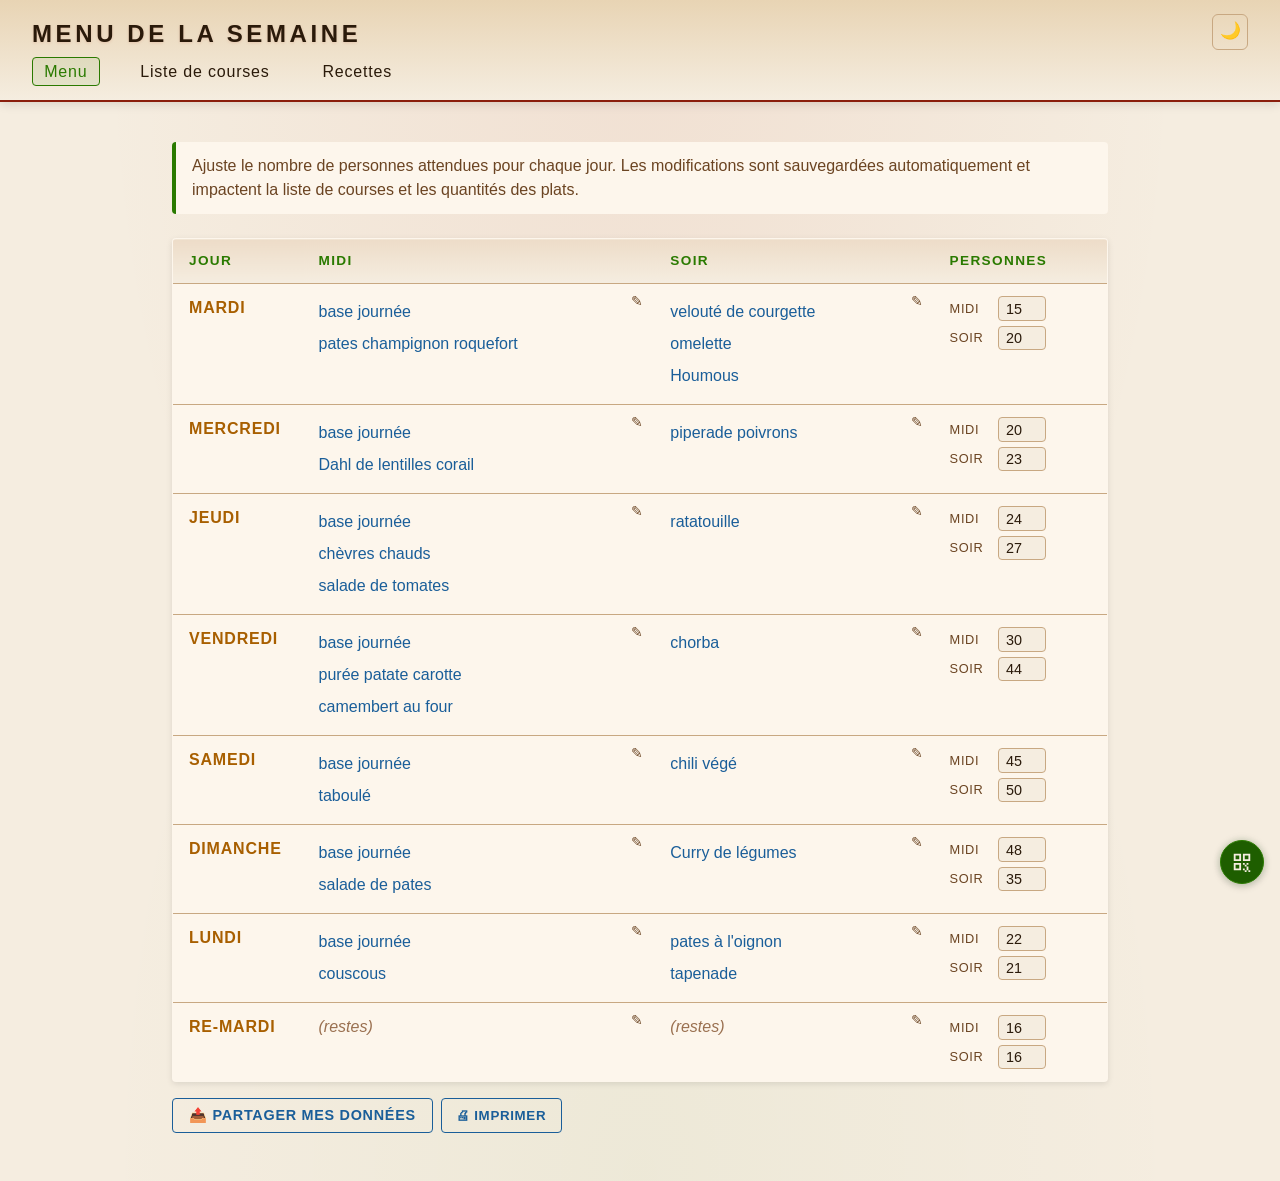
<file: index.html>
<!DOCTYPE html>
<html lang="fr">
<head>
  <meta charset="UTF-8" />
  <meta name="viewport" content="width=device-width, initial-scale=1.0" />
  <title>Menu de la semaine</title>
  <link rel="stylesheet" href="css/styles.css" />
  <script src="js/theme.js"></script>
</head>
<body>
  <header>
    <h1>Menu de la semaine</h1>
    <button id="theme-toggle" aria-label="Passer en mode clair" title="Mode clair">☀️</button>
    <button class="nav-toggle" aria-expanded="false" aria-controls="nav-menu" aria-label="Menu">☰</button>
    <nav id="nav-menu">
      <a href="index.html" class="active">Menu</a>
      <a href="courses.html">Liste de courses</a>
      <a href="recettes.html">Recettes</a>
    </nav>
  </header>

  <main>
    <p class="intro">
      Ajuste le nombre de personnes attendues pour chaque jour. Les modifications sont
      sauvegardées automatiquement et impactent la liste de courses et les quantités des plats.
    </p>

    <table id="menu-table">
      <thead>
        <tr>
          <th>Jour</th>
          <th>Midi</th>
          <th>Soir</th>
          <th>Personnes</th>
        </tr>
      </thead>
      <tbody></tbody>
    </table>

    <p id="error" class="error" hidden></p>
  </main>

  <script src="vendor/js-yaml.min.js"></script>
  <script src="vendor/qrcode.min.js"></script>
  <script src="js/parser.js"></script>
  <script src="js/store.js"></script>
  <script src="js/app.js"></script>
  <script src="schema/repas-schema.js"></script>
  <script src="js/yaml-validator.js"></script>
  <script src="js/yaml-import.js"></script>
  <script src="js/yaml-share.js"></script>
  <script src="js/yaml-merge.js"></script>
  <script src="js/shopping.js"></script>
  <script src="js/popover.js"></script>
  <script src="js/recipe.js"></script>
  <script src="js/print-menu.js"></script>
  <script src="js/menu.js"></script>
  <script src="js/qr.js"></script>
  <script src="js/nav.js"></script>
  <script>
    (async () => {
      try {
        if (window.YamlShare && YamlShare.applySharedYaml) {
          await YamlShare.applySharedYaml();
        }
      } catch (e) {
        console.warn('YamlShare init failed', e);
      }
      App.loadData()
        .then(Menu.renderMenu)
        .catch((err) => {
          const e = document.getElementById('error');
          e.hidden = false;
          e.textContent = 'Erreur de chargement : ' + err.message + ' (ouvre via un serveur HTTP, pas en file://)';
        });
    })();
  </script>
</body>
</html>
</file>
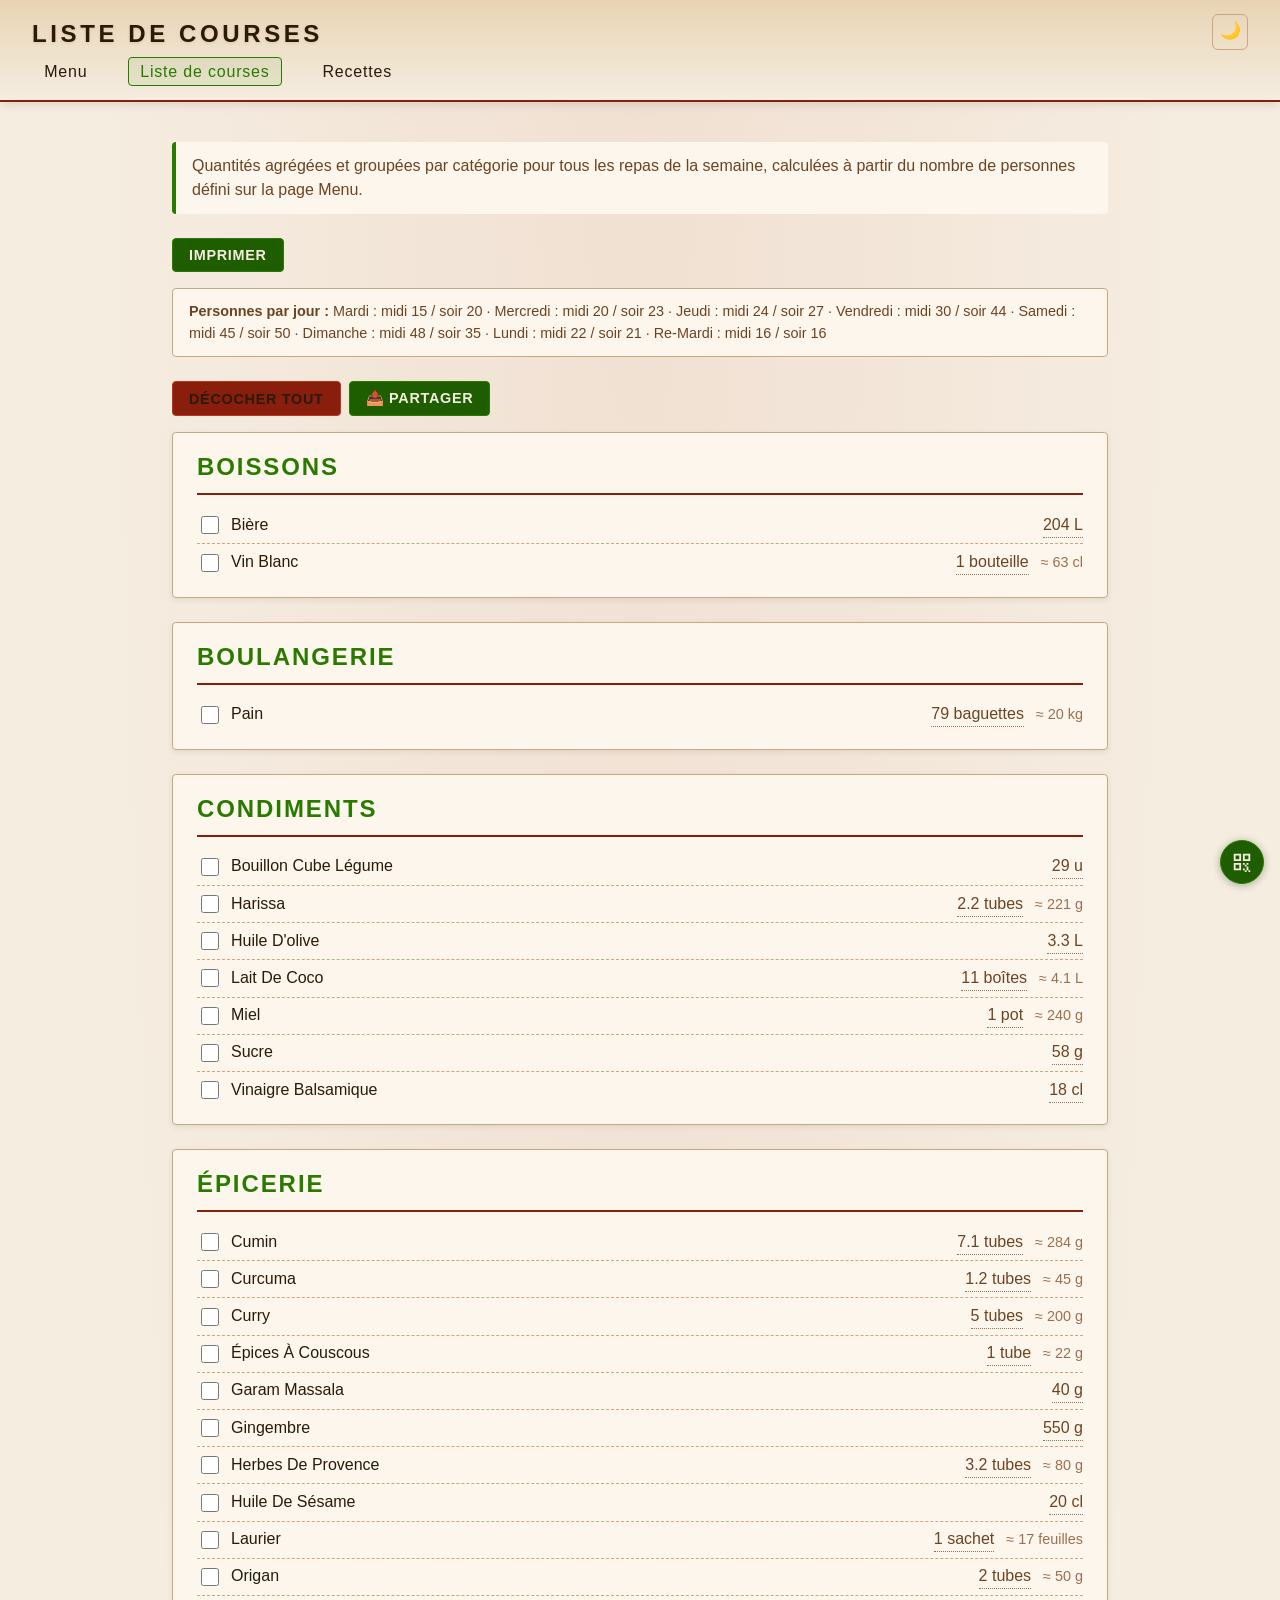
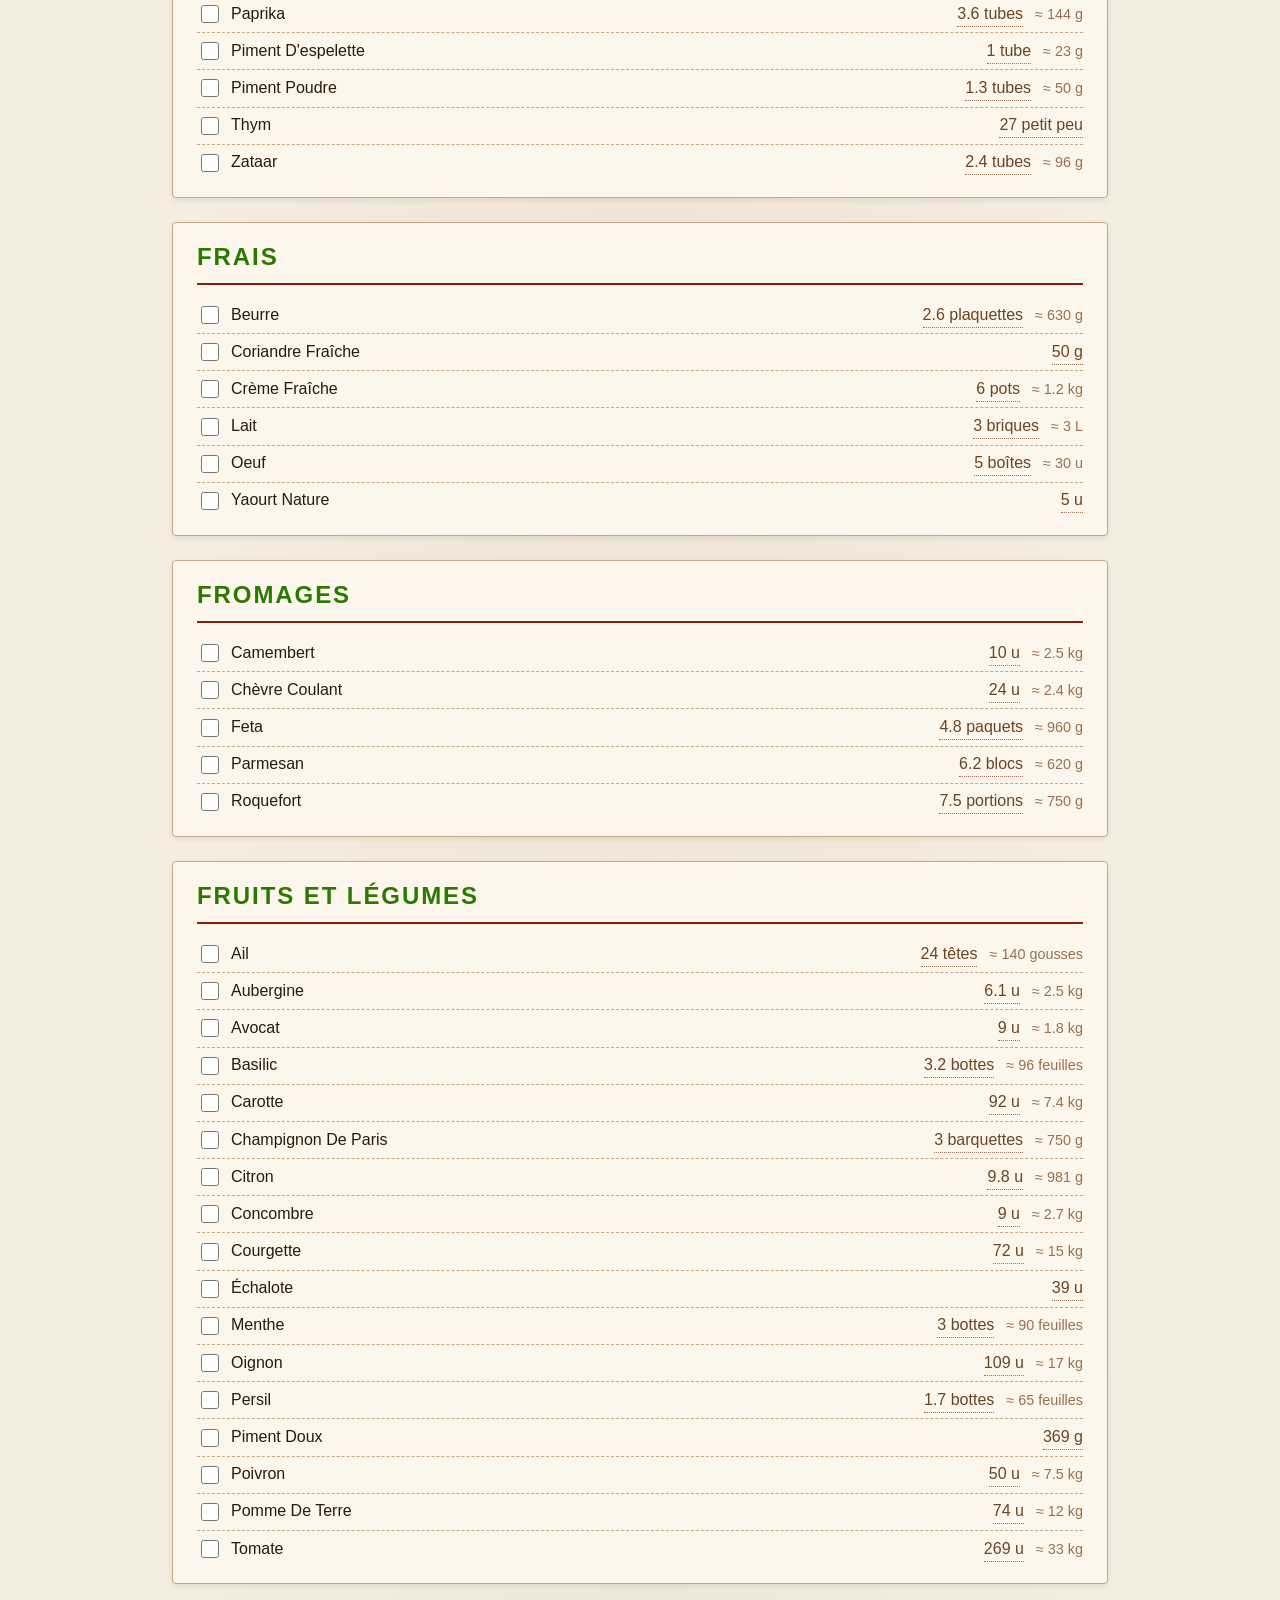
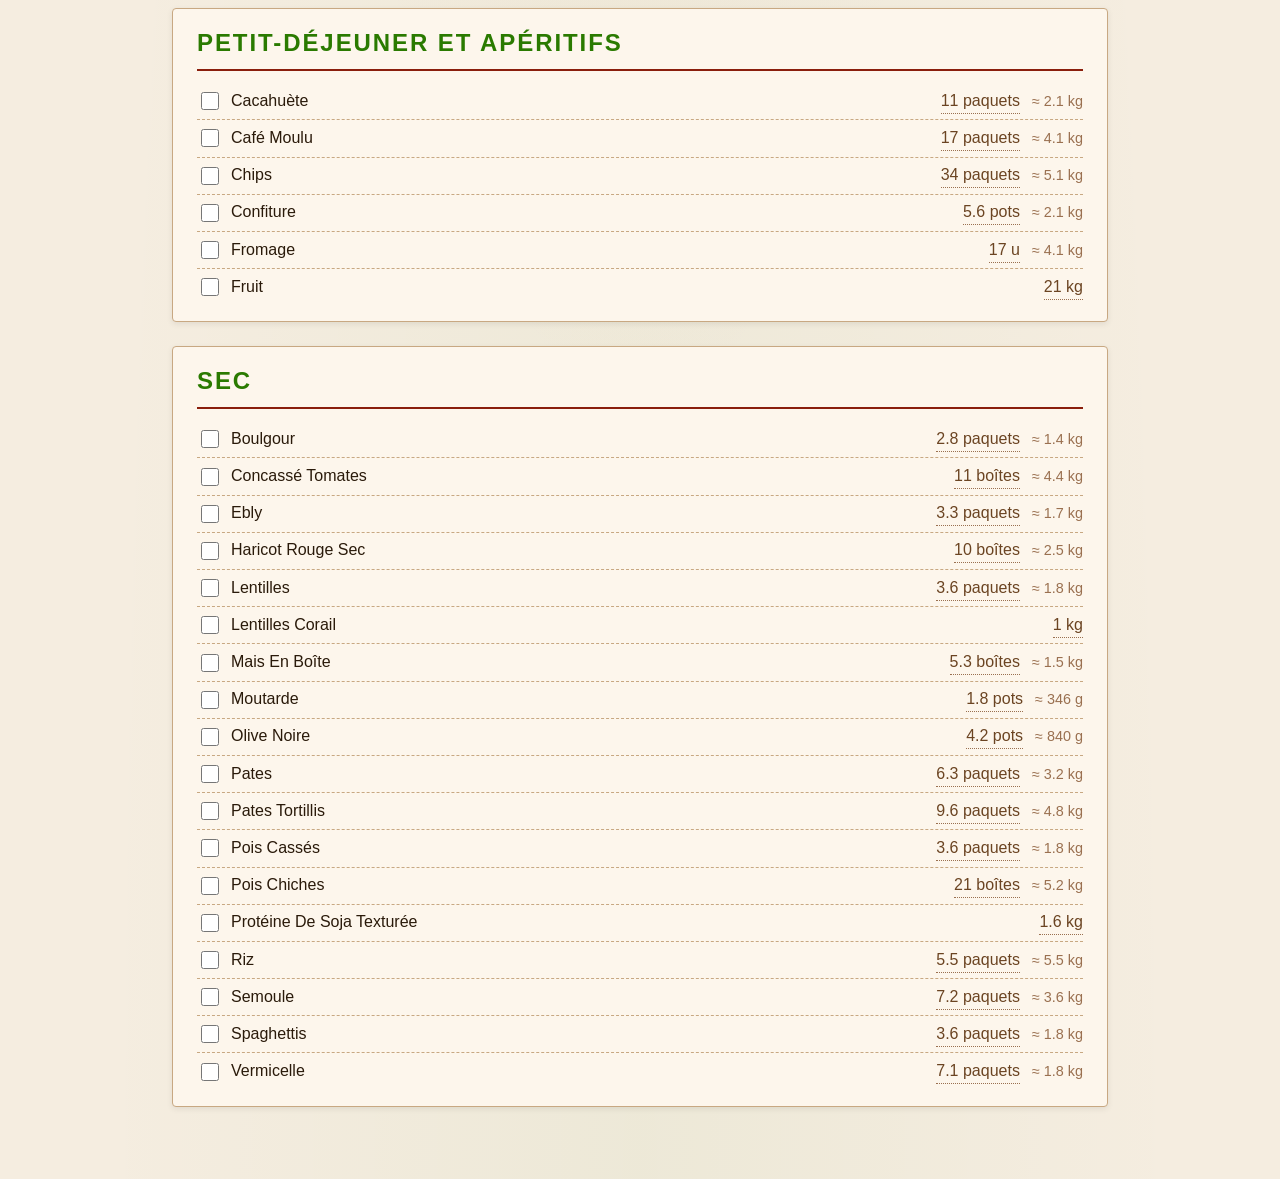
<file: courses.html>
<!DOCTYPE html>
<html lang="fr">
<head>
  <meta charset="UTF-8" />
  <meta name="viewport" content="width=device-width, initial-scale=1.0" />
  <title>Liste de courses</title>
  <link rel="stylesheet" href="css/styles.css" />
  <script src="js/theme.js"></script>
</head>
<body>
  <header>
    <h1>Liste de courses</h1>
    <button id="theme-toggle" aria-label="Passer en mode clair" title="Mode clair">☀️</button>
    <button class="nav-toggle" aria-expanded="false" aria-controls="nav-menu" aria-label="Menu">☰</button>
    <nav id="nav-menu">
      <a href="index.html">Menu</a>
      <a href="courses.html" class="active">Liste de courses</a>
      <a href="recettes.html">Recettes</a>
    </nav>
  </header>

  <main>
    <p class="intro">
      Quantités agrégées et groupées par catégorie pour tous les repas de la semaine,
      calculées à partir du nombre de personnes défini sur la page Menu.
    </p>
    <button id="print-btn" onclick="window.print()">Imprimer</button>
    <div id="courses-root"></div>
    <p id="error" class="error" hidden></p>
  </main>

  <script src="vendor/js-yaml.min.js"></script>
  <script src="vendor/qrcode.min.js"></script>
  <script src="js/parser.js"></script>
  <script src="js/store.js"></script>
  <script src="js/app.js"></script>
  <script src="js/shopping.js"></script>
  <script src="js/popover.js"></script>
  <script src="js/courses.js"></script>
  <script src="js/share.js"></script>
  <script src="js/yaml-validator.js"></script>
  <script src="js/yaml-import.js"></script>
  <script src="js/yaml-share.js"></script>
  <script src="js/yaml-merge.js"></script>
  <script src="js/qr.js"></script>
  <script src="js/nav.js"></script>
  <script>
    (async () => {
      if (window.Share) await Share.applySharedState();
      App.loadData()
        .then(Courses.renderCourses)
        .catch((err) => {
          const e = document.getElementById('error');
          e.hidden = false;
          e.textContent = 'Erreur de chargement : ' + err.message;
        });
    })();
  </script>
</body>
</html>
</file>
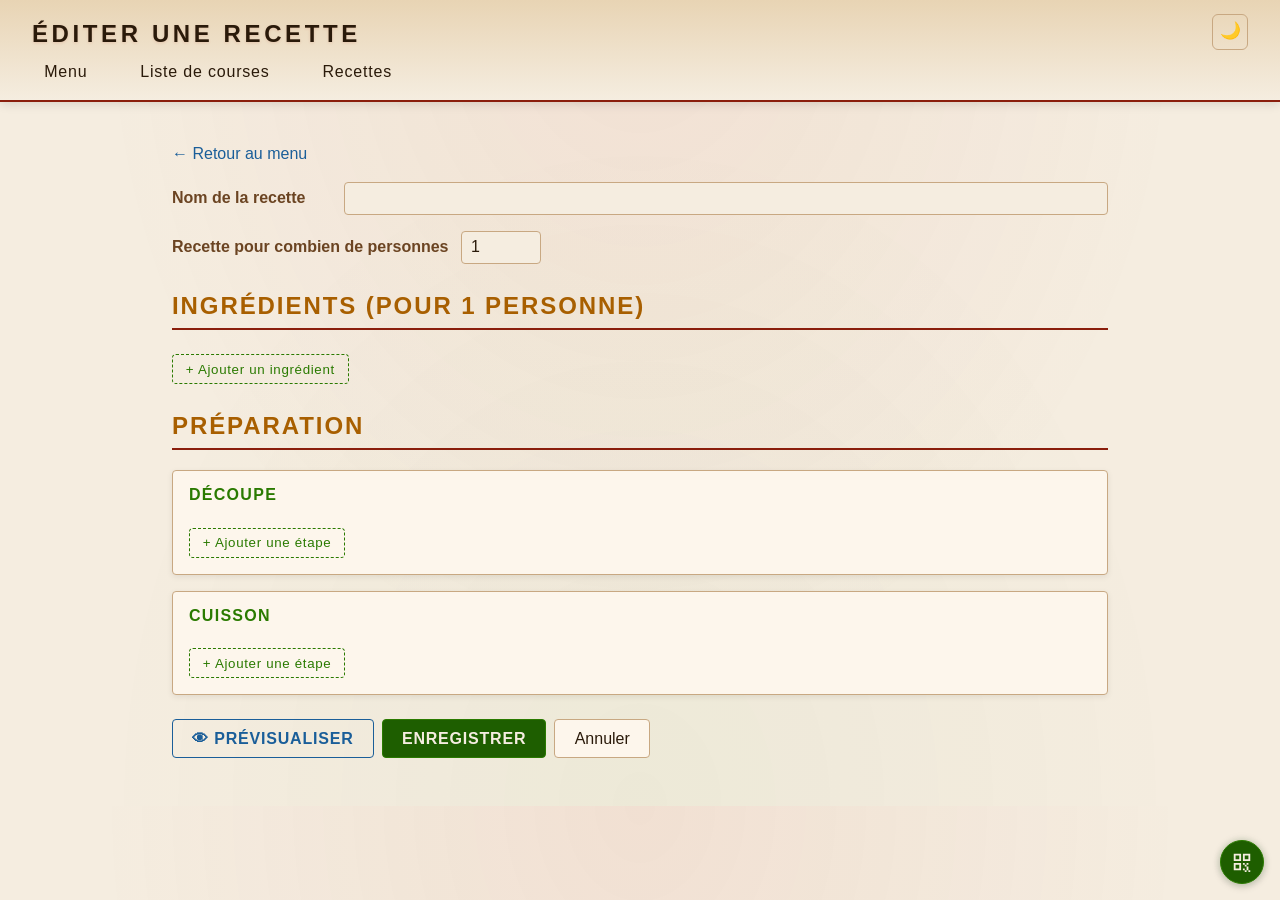
<file: editer-recette.html>
<!DOCTYPE html>
<html lang="fr">
<head>
  <meta charset="UTF-8" />
  <meta name="viewport" content="width=device-width, initial-scale=1.0" />
  <title>Éditer une recette</title>
  <link rel="stylesheet" href="css/styles.css" />
  <script src="js/theme.js"></script>
</head>
<body>
  <header>
    <h1>Éditer une recette</h1>
    <button id="theme-toggle" aria-label="Passer en mode clair" title="Mode clair">☀️</button>
    <button class="nav-toggle" aria-expanded="false" aria-controls="nav-menu" aria-label="Menu">☰</button>
    <nav id="nav-menu">
      <a href="index.html">Menu</a>
      <a href="courses.html">Liste de courses</a>
      <a href="recettes.html">Recettes</a>
    </nav>
  </header>

  <main>
    <p><a href="index.html" class="back-link" id="back-link">← Retour au menu</a></p>
    <div id="edit-root"></div>
    <p id="error" class="error" hidden></p>
  </main>

  <script src="vendor/js-yaml.min.js"></script>
  <script src="vendor/qrcode.min.js"></script>
  <script src="js/parser.js"></script>
  <script src="js/store.js"></script>
  <script src="js/app.js"></script>
  <script src="js/shopping.js"></script>
  <script src="js/popover.js"></script>
  <script src="js/new-ingr.js"></script>
  <script src="js/similar-recipe.js"></script>
  <script src="js/edit.js"></script>
  <script src="js/scan-recipe.js"></script>
  <script src="js/yaml-validator.js"></script>
  <script src="js/yaml-import.js"></script>
  <script src="js/yaml-share.js"></script>
  <script src="js/yaml-merge.js"></script>
  <script src="js/qr.js"></script>
  <script src="js/nav.js"></script>
  <script>
    App.loadData()
      .then(Edit.renderEdit)
      .catch((err) => {
        const e = document.getElementById('error');
        e.hidden = false;
        e.textContent = 'Erreur de chargement : ' + err.message;
      });
  </script>
</body>
</html>
</file>
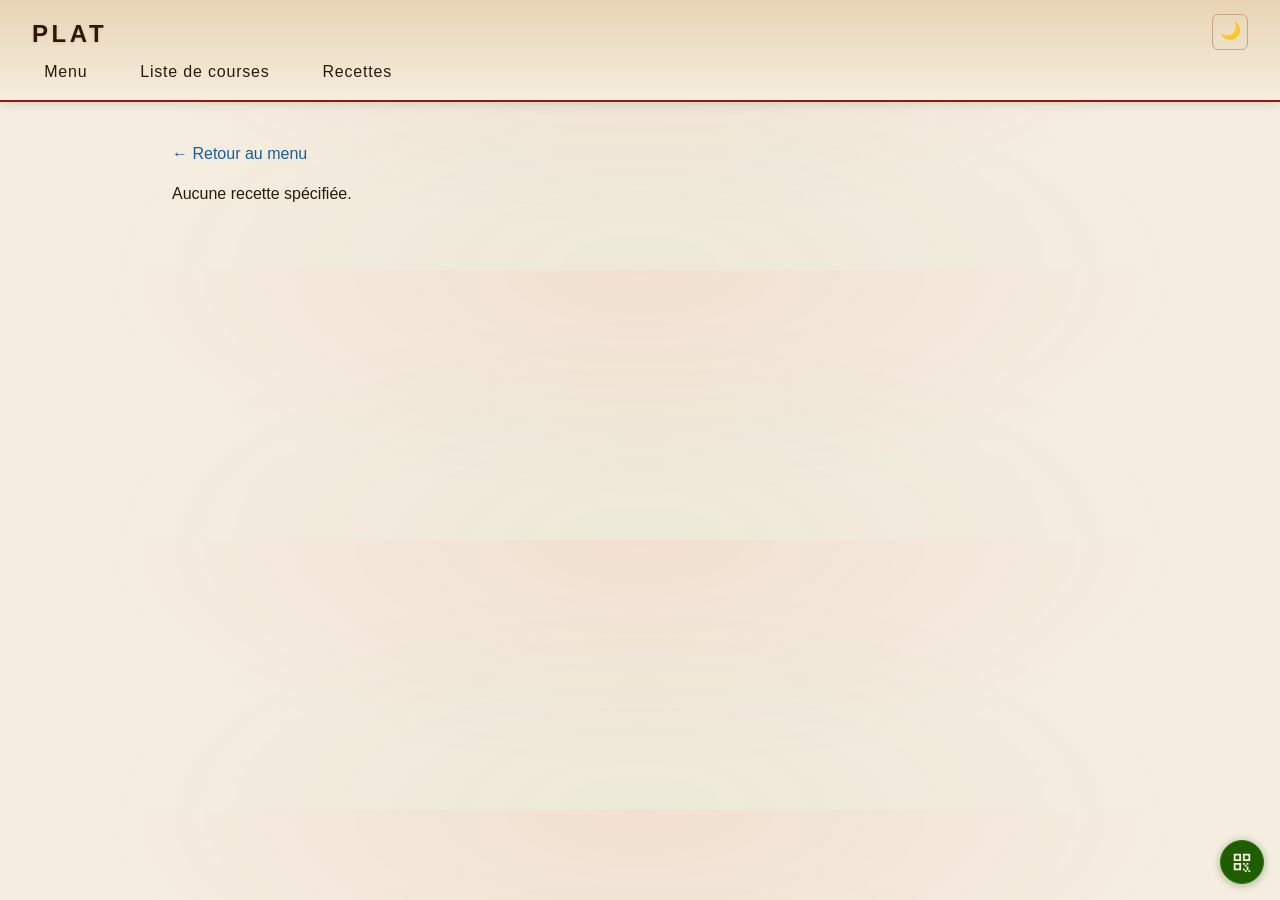
<file: recette.html>
<!DOCTYPE html>
<html lang="fr">
<head>
  <meta charset="UTF-8" />
  <meta name="viewport" content="width=device-width, initial-scale=1.0" />
  <title>Recette</title>
  <link rel="stylesheet" href="css/styles.css" />
  <script src="js/theme.js"></script>
</head>
<body>
  <header>
    <h1>Plat</h1>
    <button id="theme-toggle" aria-label="Passer en mode clair" title="Mode clair">☀️</button>
    <button class="nav-toggle" aria-expanded="false" aria-controls="nav-menu" aria-label="Menu">☰</button>
    <nav id="nav-menu">
      <a href="index.html">Menu</a>
      <a href="courses.html">Liste de courses</a>
      <a href="recettes.html">Recettes</a>
    </nav>
  </header>

  <main>
    <p><a href="index.html" class="back-link">← Retour au menu</a></p>
    <div id="recipe-root"></div>
    <p id="error" class="error" hidden></p>
  </main>

  <script src="vendor/js-yaml.min.js"></script>
  <script src="vendor/qrcode.min.js"></script>
  <script src="js/parser.js"></script>
  <script src="js/store.js"></script>
  <script src="js/app.js"></script>
  <script src="js/shopping.js"></script>
  <script src="js/popover.js"></script>
  <script src="js/recipe.js"></script>
  <script src="js/yaml-validator.js"></script>
  <script src="js/yaml-import.js"></script>
  <script src="js/yaml-share.js"></script>
  <script src="js/yaml-merge.js"></script>
  <script src="js/qr.js"></script>
  <script src="js/nav.js"></script>
  <script>
    App.loadData()
      .then(Recipe.renderRecipe)
      .catch((err) => {
        const e = document.getElementById('error');
        e.hidden = false;
        e.textContent = 'Erreur de chargement : ' + err.message;
      });
  </script>
</body>
</html>
</file>
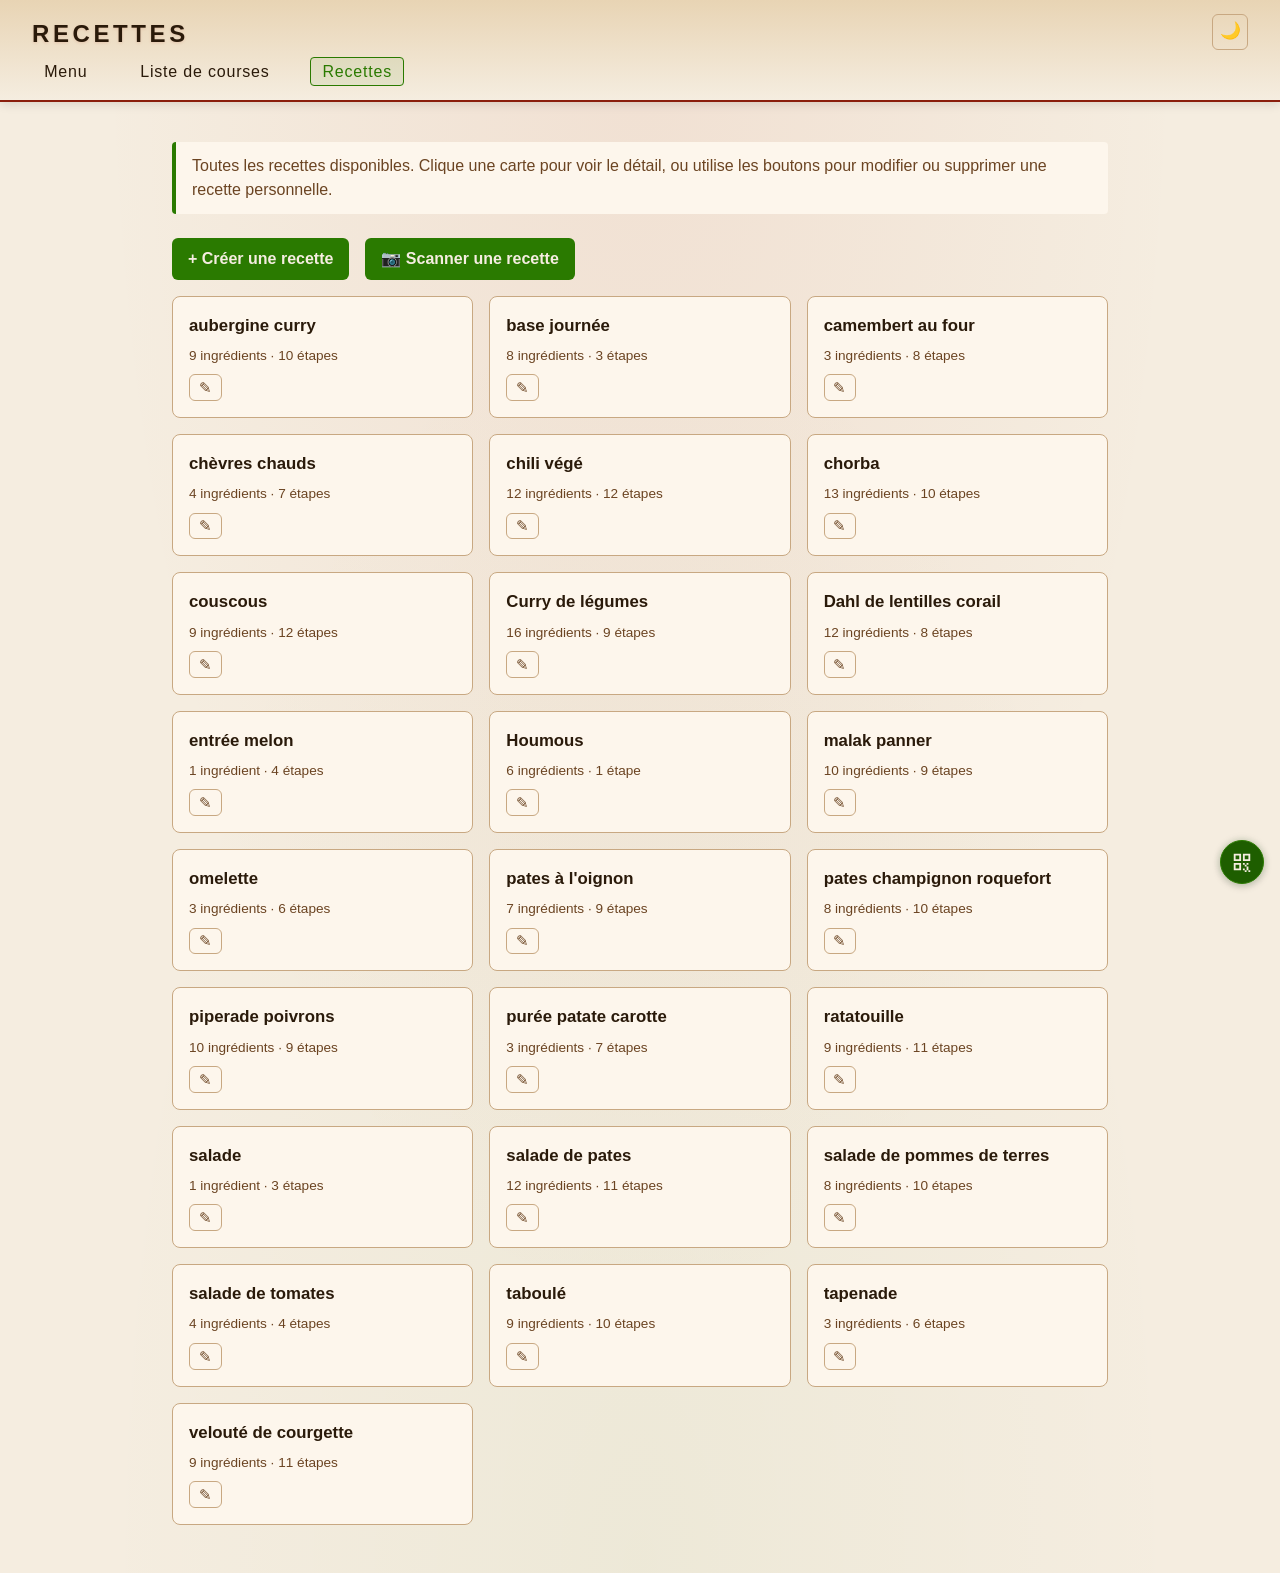
<file: recettes.html>
<!DOCTYPE html>
<html lang="fr">
<head>
  <meta charset="UTF-8" />
  <meta name="viewport" content="width=device-width, initial-scale=1.0" />
  <title>Recettes</title>
  <link rel="stylesheet" href="css/styles.css" />
  <script src="js/theme.js"></script>
</head>
<body>
  <header>
    <h1>Recettes</h1>
    <button id="theme-toggle" aria-label="Passer en mode clair" title="Mode clair">☀️</button>
    <button class="nav-toggle" aria-expanded="false" aria-controls="nav-menu" aria-label="Menu">☰</button>
    <nav id="nav-menu">
      <a href="index.html">Menu</a>
      <a href="courses.html">Liste de courses</a>
      <a href="recettes.html" class="active">Recettes</a>
    </nav>
  </header>

  <main>
    <p class="intro">
      Toutes les recettes disponibles. Clique une carte pour voir le détail, ou utilise les boutons pour modifier ou supprimer une recette personnelle.
    </p>

    <div id="recipes-actions">
      <button id="create-recipe-btn" type="button">+ Créer une recette</button>
      <button id="scan-recipe-btn" type="button">📷 Scanner une recette</button>
    </div>

    <div id="recipes-grid"></div>

    <p id="error" class="error" hidden></p>
  </main>

  <script src="vendor/js-yaml.min.js"></script>
  <script src="vendor/qrcode.min.js"></script>
  <script src="js/parser.js"></script>
  <script src="js/store.js"></script>
  <script src="js/app.js"></script>
  <script src="js/shopping.js"></script>
  <script src="js/popover.js"></script>
  <script src="js/recipes.js"></script>
  <script src="js/similar-recipe.js"></script>
  <script src="js/scan-recipe.js"></script>
  <script src="js/yaml-validator.js"></script>
  <script src="js/yaml-import.js"></script>
  <script src="js/yaml-share.js"></script>
  <script src="js/yaml-merge.js"></script>
  <script src="js/qr.js"></script>
  <script src="js/nav.js"></script>
  <script>
    App.loadData()
      .then(Recipes.render)
      .catch((err) => {
        const e = document.getElementById('error');
        e.hidden = false;
        e.textContent = 'Erreur de chargement : ' + err.message;
      });
  </script>
</body>
</html>
</file>
<file: css/styles.css>
/* styles.css : thème "Lozère Party" — fond sombre, vert néon, contours rouges */

:root {
  --lp-bg: #1a1410;
  --lp-bg-2: #251a14;
  --lp-surface: #2a201a;
  --lp-surface-2: #322620;
  --lp-border: #4a3a30;
  --lp-text: #ede4d3;
  --lp-text-dim: #a89684;
  --lp-text-mute: #7a6a5a;
  --lp-green: #7fff3a;
  --lp-green-glow: rgba(127, 255, 58, 0.55);
  --lp-green-dark: #3fa61a;
  --lp-red: #b8341c;
  --lp-red-dark: #7a1f10;
  --lp-red-glow: rgba(184, 52, 28, 0.5);
  --lp-blue: #6ec3ff;
  --lp-amber: #f9a825;
}

* {
  box-sizing: border-box;
}

html, body {
  overflow-x: clip;
  max-width: 100%;
}

body {
  font-family: -apple-system, BlinkMacSystemFont, "Segoe UI", Roboto, sans-serif;
  margin: 0;
  background:
    radial-gradient(ellipse at 50% 0%, rgba(184, 52, 28, 0.18), transparent 60%),
    radial-gradient(ellipse at 50% 100%, rgba(127, 255, 58, 0.08), transparent 60%),
    var(--lp-bg);
  background-attachment: fixed;
  color: var(--lp-text);
  line-height: 1.5;
}

header {
  background: linear-gradient(180deg, #0e0a07 0%, #1a1410 100%);
  color: var(--lp-text);
  padding: 1rem 2rem;
  position: relative;
  border-bottom: 2px solid var(--lp-red-dark);
  box-shadow: 0 2px 16px rgba(0, 0, 0, 0.6);
}

header h1 {
  margin: 0 0 0.5rem 0;
  font-size: 1.5rem;
  color: var(--lp-text);
  text-transform: uppercase;
  letter-spacing: 0.15em;
  font-weight: 800;
  -webkit-text-stroke: 1px var(--lp-red);
  text-shadow:
    0 0 8px var(--lp-red-glow),
    0 0 16px rgba(184, 52, 28, 0.3);
}

header nav a {
  color: var(--lp-text);
  text-decoration: none;
  margin-right: 1.5rem;
  padding: 0.3rem 0.7rem;
  border-radius: 4px;
  letter-spacing: 0.05em;
  font-weight: 500;
  border: 1px solid transparent;
  transition: all 0.15s;
}

header nav a.active,
header nav a:hover {
  background: rgba(127, 255, 58, 0.08);
  border-color: var(--lp-green);
  color: var(--lp-green);
  text-shadow: 0 0 6px var(--lp-green-glow);
}

.nav-toggle {
  display: none;
  position: absolute;
  top: 0.85rem;
  right: 1rem;
  width: 44px;
  height: 44px;
  background: transparent;
  border: 1px solid var(--lp-red);
  border-radius: 6px;
  color: var(--lp-text);
  font-size: 1.4rem;
  cursor: pointer;
  line-height: 1;
  padding: 0;
}

.nav-toggle:hover {
  background: rgba(184, 52, 28, 0.15);
  color: var(--lp-green);
}

.nav-toggle:focus-visible {
  outline: 2px solid var(--lp-green);
  outline-offset: 2px;
}

main {
  max-width: 1000px;
  margin: 0 auto;
  padding: 1.5rem 2rem 3rem 2rem;
}

.intro {
  background: var(--lp-surface);
  border-left: 4px solid var(--lp-green);
  padding: 0.75rem 1rem;
  margin-bottom: 1.5rem;
  border-radius: 4px;
  color: var(--lp-text-dim);
  box-shadow: 0 0 12px rgba(127, 255, 58, 0.08);
}

/* === Menu table === */
#menu-table {
  width: 100%;
  border-collapse: collapse;
  background: var(--lp-surface);
  box-shadow: 0 2px 8px rgba(0, 0, 0, 0.4);
  border-radius: 4px;
  overflow: hidden;
  border: 1px solid var(--lp-border);
}

#menu-table th,
#menu-table td {
  padding: 0.75rem 1rem;
  text-align: left;
  border-bottom: 1px solid var(--lp-border);
  vertical-align: top;
}

#menu-table th {
  background: linear-gradient(180deg, #1a1410 0%, #251a14 100%);
  font-weight: 700;
  color: var(--lp-green);
  font-size: 0.85rem;
  text-transform: uppercase;
  letter-spacing: 0.1em;
  text-shadow: 0 0 4px var(--lp-green-glow);
}

#menu-table tr:last-child td {
  border-bottom: none;
}

.day-cell {
  font-weight: 700;
  color: var(--lp-amber);
  white-space: nowrap;
  width: 130px;
  text-transform: uppercase;
  letter-spacing: 0.05em;
}

.recipe-link {
  display: block;
  color: var(--lp-blue);
  text-decoration: none;
  padding: 0.25rem 0;
}

.recipe-link:hover {
  text-decoration: underline;
  color: var(--lp-green);
}

.leftover {
  color: var(--lp-text-mute);
  font-style: italic;
}

.portions-slots {
  display: flex;
  flex-direction: column;
  gap: 0.3rem;
}

.portions-slot-row {
  display: flex;
  align-items: center;
  gap: 0.5rem;
}

.portions-slot-label {
  font-size: 0.8rem;
  color: var(--lp-text-dim);
  text-transform: uppercase;
  letter-spacing: 0.05em;
  min-width: 2.5rem;
}

.portions-input {
  width: 48px;
  padding: 0.2rem 0.3rem;
  border: 1px solid var(--lp-border);
  border-radius: 4px;
  font-size: 0.9rem;
  text-align: center;
  background: var(--lp-bg);
  color: var(--lp-text);
}

.portions-input:focus {
  outline: none;
  border-color: var(--lp-green);
  box-shadow: 0 0 0 2px var(--lp-green-glow);
}

/* === Shopping list === */
.portions-summary {
  background: var(--lp-surface);
  padding: 0.75rem 1rem;
  margin-bottom: 1.5rem;
  border-radius: 4px;
  font-size: 0.9rem;
  color: var(--lp-text-dim);
  border: 1px solid var(--lp-border);
}

.category {
  background: var(--lp-surface);
  margin-bottom: 1.5rem;
  padding: 1rem 1.5rem;
  border-radius: 4px;
  box-shadow: 0 2px 8px rgba(0, 0, 0, 0.4);
  border: 1px solid var(--lp-border);
  page-break-inside: avoid;
}

.category h2 {
  margin: 0 0 0.75rem 0;
  color: var(--lp-green);
  border-bottom: 2px solid var(--lp-red-dark);
  padding-bottom: 0.5rem;
  text-transform: uppercase;
  letter-spacing: 0.08em;
  text-shadow: 0 0 6px var(--lp-green-glow);
}

.shopping-list {
  list-style: none;
  padding: 0;
  margin: 0;
}

.shopping-list li {
  display: flex;
  align-items: center;
  padding: 0.35rem 0;
  border-bottom: 1px dashed var(--lp-border);
}

.shopping-list li:last-child {
  border-bottom: none;
}

.item-check {
  margin-right: 0.75rem;
  width: 18px;
  height: 18px;
  accent-color: var(--lp-green);
}

.shopping-list li.checked label {
  text-decoration: line-through;
  color: var(--lp-text-mute);
}

.shopping-list label {
  flex: 1;
  display: flex;
  justify-content: space-between;
  cursor: pointer;
}

.ingr-name {
  text-transform: capitalize;
}

.ingr-qty {
  color: var(--lp-text-dim);
  font-variant-numeric: tabular-nums;
  margin-left: 1rem;
}

.ingr-qtys {
  display: inline-flex;
  align-items: baseline;
  gap: 0.75rem;
  margin-left: 1rem;
}

.ingr-qtys .ingr-qty {
  margin-left: 0;
}

.ingr-qty-equiv {
  color: var(--lp-text-mute);
  font-size: 0.9em;
  font-variant-numeric: tabular-nums;
}

.ingr-qty.has-popover {
  cursor: pointer;
  border-bottom: 1px dotted var(--lp-text-mute);
}

.ingr-qty.has-popover:hover {
  color: var(--lp-green);
  border-bottom-color: var(--lp-green);
}

/* === Popover === */
.popover-backdrop {
  position: fixed;
  inset: 0;
  background: transparent;
  z-index: 999;
}

.qty-popover {
  position: absolute;
  z-index: 1000;
  background: var(--lp-surface-2);
  border: 1px solid var(--lp-border);
  border-radius: 6px;
  box-shadow: 0 8px 24px rgba(0, 0, 0, 0.6), 0 0 0 1px rgba(127, 255, 58, 0.1);
  padding: 0.75rem 1rem;
  min-width: 220px;
  max-width: 320px;
  font-size: 0.9rem;
  color: var(--lp-text);
}

.popover-title {
  font-weight: 700;
  text-transform: capitalize;
  color: var(--lp-green);
  margin-right: 1.5rem;
  text-shadow: 0 0 4px var(--lp-green-glow);
}

.popover-sub {
  font-size: 0.8rem;
  color: var(--lp-text-dim);
  margin-top: 0.15rem;
}

.popover-list {
  list-style: none;
  padding: 0;
  margin: 0.5rem 0 0 0;
}

.popover-section-title {
  margin-top: 0.75rem;
  padding-top: 0.5rem;
  border-top: 1px solid var(--lp-border);
  font-size: 0.8rem;
  font-weight: 700;
  color: var(--lp-amber);
  text-transform: uppercase;
  letter-spacing: 0.05em;
}

.popover-list li {
  padding: 0.2rem 0;
  font-variant-numeric: tabular-nums;
}

.popover-empty {
  margin-top: 0.5rem;
  color: var(--lp-text-mute);
  font-style: italic;
}

.popover-close {
  position: absolute;
  top: 0.25rem;
  right: 0.5rem;
  background: transparent;
  border: none;
  font-size: 1.3rem;
  line-height: 1;
  color: var(--lp-text-mute);
  cursor: pointer;
  padding: 0.1rem 0.4rem;
}

.popover-close:hover {
  color: var(--lp-red);
}

#print-btn {
  background: var(--lp-green-dark);
  color: var(--lp-bg);
  border: 1px solid var(--lp-green);
  padding: 0.5rem 1rem;
  border-radius: 4px;
  cursor: pointer;
  margin-bottom: 1rem;
  font-size: 0.9rem;
  font-weight: 700;
  letter-spacing: 0.05em;
  text-transform: uppercase;
  box-shadow: 0 0 8px var(--lp-green-glow);
}

#print-btn:hover {
  background: var(--lp-green);
  box-shadow: 0 0 12px var(--lp-green-glow);
}

#reset-btn {
  background: var(--lp-red-dark);
  color: var(--lp-text);
  border: 1px solid var(--lp-red);
  padding: 0.5rem 1rem;
  border-radius: 4px;
  cursor: pointer;
  margin: 0 0 1rem 0.5rem;
  font-size: 0.9rem;
  font-weight: 700;
  letter-spacing: 0.05em;
  text-transform: uppercase;
}

#reset-btn:hover {
  background: var(--lp-red);
  box-shadow: 0 0 8px var(--lp-red-glow);
}

.courses-actions {
  display: flex;
  flex-wrap: wrap;
  gap: 0.5rem;
  margin-bottom: 1rem;
}
.courses-actions #reset-btn {
  margin: 0;
}

#share-btn {
  background: var(--lp-green-dark);
  color: var(--lp-bg);
  border: 1px solid var(--lp-green);
  padding: 0.5rem 1rem;
  border-radius: 4px;
  cursor: pointer;
  font-size: 0.9rem;
  font-weight: 700;
  letter-spacing: 0.05em;
  text-transform: uppercase;
  box-shadow: 0 0 8px var(--lp-green-glow);
}
#share-btn:hover {
  background: var(--lp-green);
  box-shadow: 0 0 12px var(--lp-green-glow);
}

/* === Menu de partage custom (fallback hors HTTPS) === */
.share-menu-overlay {
  position: fixed;
  inset: 0;
  background: rgba(0, 0, 0, 0.7);
  display: flex;
  align-items: center;
  justify-content: center;
  z-index: 1000;
  padding: 1rem;
}
.share-menu {
  background: var(--lp-bg);
  border: 1px solid var(--lp-border);
  border-radius: 8px;
  padding: 1.25rem;
  max-width: 360px;
  width: 100%;
  box-shadow: 0 0 20px var(--lp-green-glow);
}
.share-menu h3 {
  margin: 0 0 1rem 0;
  color: var(--lp-text);
  font-size: 1.1rem;
  text-align: center;
  letter-spacing: 0.05em;
  text-transform: uppercase;
}
.share-menu-buttons {
  display: flex;
  flex-direction: column;
  gap: 0.5rem;
  margin-bottom: 1rem;
}
.share-menu-btn {
  background: var(--lp-green-dark);
  color: var(--lp-bg);
  border: 1px solid var(--lp-green);
  padding: 0.75rem 1rem;
  border-radius: 4px;
  cursor: pointer;
  font-size: 1rem;
  font-weight: 700;
  text-align: left;
  transition: background 0.15s ease, box-shadow 0.15s ease;
}
.share-menu-btn:hover {
  background: var(--lp-green);
  box-shadow: 0 0 8px var(--lp-green-glow);
}
.share-menu-close {
  width: 100%;
  background: transparent;
  color: var(--lp-text-mute);
  border: 1px solid var(--lp-border);
  padding: 0.5rem 1rem;
  border-radius: 4px;
  cursor: pointer;
  font-size: 0.9rem;
}
.share-menu-close:hover {
  color: var(--lp-text);
  border-color: var(--lp-text-mute);
}

.done-category h2 {
  color: var(--lp-text-mute);
  border-bottom-color: var(--lp-border);
  text-shadow: none;
}

.done-category .shopping-list li {
  opacity: 0.6;
}

.done-wrapper {
  margin-top: 2.5rem;
  padding-top: 1rem;
  border-top: 2px dashed var(--lp-border);
}

.done-title {
  color: var(--lp-text-mute);
  margin: 0 0 1rem 0;
  font-size: 1.1rem;
  text-transform: uppercase;
  letter-spacing: 0.1em;
}

/* === Recipe detail === */
.back-link {
  color: var(--lp-blue);
  text-decoration: none;
}

.back-link:hover {
  text-decoration: underline;
  color: var(--lp-green);
}

#recipe-root h1 {
  text-transform: uppercase;
  color: var(--lp-green);
  margin-bottom: 0.25rem;
  letter-spacing: 0.08em;
  -webkit-text-stroke: 1px var(--lp-red);
  text-shadow: 0 0 10px var(--lp-green-glow), 0 0 6px var(--lp-red-glow);
}

.recipe-subtitle {
  color: var(--lp-text-dim);
  font-size: 1.1rem;
  margin-top: 0;
  margin-bottom: 1.5rem;
}

#recipe-root h2 {
  color: var(--lp-amber);
  border-bottom: 2px solid var(--lp-red-dark);
  padding-bottom: 0.25rem;
  margin-top: 2rem;
  text-transform: uppercase;
  letter-spacing: 0.08em;
}

.ingredients-list {
  list-style: none;
  padding: 0;
  background: var(--lp-surface);
  border-radius: 4px;
  box-shadow: 0 2px 8px rgba(0, 0, 0, 0.4);
  border: 1px solid var(--lp-border);
}

.ingredients-list li {
  padding: 0.5rem 1rem;
  display: flex;
  justify-content: space-between;
  border-bottom: 1px dashed var(--lp-border);
}

.ingredients-list li:last-child {
  border-bottom: none;
}

.steps-list {
  background: var(--lp-surface);
  padding: 1rem 1rem 1rem 3rem;
  border-radius: 4px;
  box-shadow: 0 2px 8px rgba(0, 0, 0, 0.4);
  border: 1px solid var(--lp-border);
}

.steps-list li {
  padding: 0.6rem 0.5rem;
  border-bottom: 1px solid var(--lp-border);
  line-height: 1.6;
}

.steps-list li:last-child {
  border-bottom: none;
}

.no-steps {
  color: var(--lp-text-mute);
  font-style: italic;
}

.error:not(.yaml-issue) {
  background: #2a0d08;
  color: #ffd6cf;
  padding: 1rem 2.75rem 1rem 1rem;
  border-radius: 4px;
  border: 1px solid var(--lp-red);
  border-left: 4px solid var(--lp-red);
  box-shadow: 0 8px 24px rgba(0, 0, 0, 0.6);
  position: relative;
}
.error-close {
  position: absolute;
  top: 50%;
  right: 0.5rem;
  transform: translateY(-50%);
  background: transparent;
  border: none;
  color: #ffb3a8;
  font-size: 1.5rem;
  font-weight: bold;
  line-height: 1;
  cursor: pointer;
  padding: 0.15rem 0.5rem;
}
.error-close:hover { color: var(--lp-red); }

@media (max-width: 768px) {
  .error:not(.yaml-issue) {
    position: fixed;
    top: auto;
    bottom: 0.75rem;
    left: 0.75rem;
    right: 0.75rem;
    z-index: 1000;
  }
}

/* === Meal edit (✎ button + picker modal) === */
.meal-cell { position: relative; }

.recipe-list { display: block; padding-right: 32px; }

.edit-meal-btn {
  position: absolute;
  top: 0.25rem;
  right: 0.25rem;
  background: transparent;
  border: 1px solid transparent;
  border-radius: 4px;
  width: 26px;
  height: 26px;
  font-size: 0.9rem;
  color: var(--lp-text-dim);
  cursor: pointer;
  line-height: 1;
  padding: 0;
}

.edit-meal-btn:hover {
  border-color: var(--lp-green);
  color: var(--lp-green);
  background: rgba(127, 255, 58, 0.1);
}

.modal-backdrop {
  position: fixed;
  inset: 0;
  background: rgba(0, 0, 0, 0.7);
  z-index: 1000;
}

.modal {
  position: fixed;
  top: 50%;
  left: 50%;
  transform: translate(-50%, -50%);
  background: var(--lp-surface-2);
  border-radius: 8px;
  box-shadow: 0 10px 40px rgba(0, 0, 0, 0.7), 0 0 0 1px rgba(127, 255, 58, 0.15);
  border: 1px solid var(--lp-border);
  padding: 1.25rem 1.5rem;
  z-index: 1001;
  min-width: 320px;
  max-width: 90vw;
  max-height: 85vh;
  overflow-y: auto;
  color: var(--lp-text);
}

.picker-modal h3 {
  margin: 0 0 0.5rem 0;
  color: var(--lp-green);
  text-transform: uppercase;
  letter-spacing: 0.08em;
  text-shadow: 0 0 6px var(--lp-green-glow);
}

.picker-recipes {
  list-style: none;
  padding: 0;
  margin: 0 0 1rem 0;
}

.picker-recipes li {
  display: flex;
  align-items: center;
  justify-content: space-between;
  gap: 0.5rem;
  padding: 0.4rem 0.6rem;
  border-bottom: 1px solid var(--lp-border);
}

.picker-recipes li:first-child { border-top: 1px solid var(--lp-border); }

.picker-empty {
  color: var(--lp-text-mute);
  font-style: italic;
  justify-content: center !important;
}

.picker-recipe-name {
  background: transparent;
  border: none;
  padding: 0.1rem 0;
  margin: 0;
  font: inherit;
  color: var(--lp-blue);
  text-align: left;
  cursor: pointer;
  flex: 1;
  min-width: 0;
  text-decoration: underline;
  text-decoration-color: rgba(110, 195, 255, 0.3);
  text-underline-offset: 2px;
}

.picker-recipe-name:hover { color: var(--lp-green); text-decoration-color: var(--lp-green); }

.picker-remove {
  background: transparent;
  border: none;
  color: var(--lp-red);
  font-size: 1.1rem;
  cursor: pointer;
  padding: 0 0.3rem;
  line-height: 1;
}

.picker-remove:hover { color: #ff6650; }

.picker-add {
  width: 100%;
  padding: 0.5rem;
  border: 1px solid var(--lp-border);
  border-radius: 4px;
  margin-bottom: 1rem;
  font-size: 0.95rem;
  background: var(--lp-bg);
  color: var(--lp-text);
}

.picker-add:focus {
  outline: none;
  border-color: var(--lp-green);
  box-shadow: 0 0 0 2px var(--lp-green-glow);
}

.picker-actions {
  display: flex;
  flex-wrap: wrap;
  gap: 0.4rem;
  padding-top: 0.6rem;
  border-top: 1px solid var(--lp-border);
}

.picker-actions button {
  flex: 1;
  min-width: 100px;
  padding: 0.45rem 0.6rem;
  background: var(--lp-surface);
  color: var(--lp-text);
  border: 1px solid var(--lp-border);
  border-radius: 4px;
  cursor: pointer;
  font-size: 0.9rem;
}

.picker-actions button:hover { background: var(--lp-bg-2); border-color: var(--lp-green); color: var(--lp-green); }

.modal-close {
  position: absolute;
  top: 0.4rem;
  right: 0.6rem;
  background: transparent;
  border: none;
  font-size: 1.4rem;
  color: var(--lp-text-mute);
  cursor: pointer;
  line-height: 1;
}

.modal-close:hover { color: var(--lp-red); }

#menu-actions {
  margin-top: 1rem;
  display: flex;
  flex-wrap: wrap;
  gap: 0.5rem;
}

#menu-actions > button {
  max-width: 100%;
  white-space: normal;
  word-break: break-word;
}

#export-yaml-btn,
#import-yaml-btn,
#share-yaml-btn {
  background: transparent;
  color: var(--lp-blue);
  border: 1px solid var(--lp-blue);
  padding: 0.5rem 1rem;
  border-radius: 4px;
  cursor: pointer;
  font-size: 0.9rem;
  font-weight: 600;
  letter-spacing: 0.05em;
  text-transform: uppercase;
}

#export-yaml-btn:hover,
#import-yaml-btn:hover,
#share-yaml-btn:hover { background: rgba(110, 195, 255, 0.1); box-shadow: 0 0 8px rgba(110, 195, 255, 0.3); }

#reset-overrides-btn {
  background: transparent;
  color: var(--lp-amber);
  border: 1px solid var(--lp-amber);
  padding: 0.5rem 1rem;
  border-radius: 4px;
  cursor: pointer;
  font-size: 0.9rem;
  font-weight: 600;
  letter-spacing: 0.05em;
  text-transform: uppercase;
}

#reset-overrides-btn:hover { background: rgba(249, 168, 37, 0.1); box-shadow: 0 0 8px rgba(249, 168, 37, 0.3); }

/* === Edit recipe form === */
.per-person-banner {
  background: rgba(249, 168, 37, 0.1);
  border-left: 4px solid var(--lp-amber);
  color: var(--lp-amber);
  padding: 0.75rem 1rem;
  margin-bottom: 1.5rem;
  border-radius: 4px;
}

.edit-ctx {
  background: rgba(127, 255, 58, 0.08);
  border-left: 4px solid var(--lp-green);
  padding: 0.5rem 0.75rem;
  border-radius: 4px;
  margin: 0 0 1rem 0;
  color: var(--lp-text);
}

#edit-root h2 {
  color: var(--lp-amber);
  border-bottom: 2px solid var(--lp-red-dark);
  padding-bottom: 0.25rem;
  margin-top: 1.5rem;
  text-transform: uppercase;
  letter-spacing: 0.08em;
}

.edit-row {
  display: flex;
  align-items: center;
  gap: 0.75rem;
  margin: 0.5rem 0 1rem 0;
}

.edit-row label {
  min-width: 160px;
  font-weight: 600;
  color: var(--lp-text-dim);
}

.edit-row input[type="text"] {
  flex: 1;
  padding: 0.4rem 0.6rem;
  border: 1px solid var(--lp-border);
  border-radius: 4px;
  font-size: 1rem;
  background: var(--lp-bg);
  color: var(--lp-text);
}

.edit-row input[type="number"] {
  width: 5rem;
  padding: 0.4rem 0.6rem;
  border: 1px solid var(--lp-border);
  border-radius: 4px;
  font-size: 1rem;
  background: var(--lp-bg);
  color: var(--lp-text);
}

.edit-row input[type="text"]:focus,
.edit-row input[type="number"]:focus {
  outline: none;
  border-color: var(--lp-green);
  box-shadow: 0 0 0 2px var(--lp-green-glow);
}

.edit-hint {
  font-size: 0.85rem;
  color: var(--lp-text-mute);
  margin: 0.25rem 0 0.5rem 0;
}

#edit-ingr-list .ingr-row {
  display: grid;
  grid-template-columns: 1.5fr 0.6fr 0.6fr auto;
  gap: 0.5rem;
  margin-bottom: 0.4rem;
  align-items: center;
}

#edit-ingr-list .ingr-row input {
  padding: 0.35rem 0.5rem;
  border: 1px solid var(--lp-border);
  border-radius: 4px;
  font-size: 0.95rem;
  background: var(--lp-bg);
  color: var(--lp-text);
}

#edit-ingr-list .ingr-row .ingr-name-field {
  display: flex;
  flex-direction: column;
  gap: 0.3rem;
  min-width: 0;
}

#edit-ingr-list .ingr-row .ingr-name-select,
.new-ingr-type-select {
  padding: 0.35rem 0.5rem;
  border: 1px solid var(--lp-border);
  border-radius: 4px;
  font-size: 0.95rem;
  background: var(--lp-bg);
  color: var(--lp-text);
  min-width: 0;
}

#edit-ingr-list .ingr-row .ingr-name-select {
  width: 100%;
}

.ingr-del-btn {
  background: transparent;
  border: none;
  color: var(--lp-red);
  width: 30px;
  height: 30px;
  cursor: pointer;
  font-size: 1.1rem;
  line-height: 1;
  padding: 0 0.3rem;
}

.ingr-del-btn:hover {
  color: #ff6650;
}

.new-ingr-modal {
  max-width: min(520px, 95vw);
}

.new-ingr-title {
  margin: 0 0 0.75rem 0;
  font-size: 1.15rem;
  color: var(--lp-green);
  text-transform: uppercase;
  letter-spacing: 0.08em;
}

.new-ingr-form {
  display: flex;
  flex-direction: column;
  gap: 0.5rem;
}

.new-ingr-form input,
.new-ingr-form select {
  padding: 0.4rem 0.55rem;
  border: 1px solid var(--lp-border);
  border-radius: 4px;
  font-size: 0.95rem;
  background: var(--lp-bg);
  color: var(--lp-text);
}

.new-ingr-name {
  width: 100%;
}

.new-ingr-error {
  color: #ffb3a8;
  background: rgba(184, 52, 28, 0.15);
  border: 1px solid var(--lp-red);
  padding: 0.5rem 0.6rem;
  border-radius: 4px;
  margin: 0 0 0.5rem 0;
  font-size: 0.9rem;
}

.new-ingr-actions {
  display: flex;
  justify-content: flex-end;
  gap: 0.5rem;
  margin-top: 1rem;
}

.new-ingr-actions button {
  padding: 0.5rem 1rem;
  border-radius: 4px;
  border: 1px solid var(--lp-border);
  cursor: pointer;
  font-size: 0.95rem;
}

.new-ingr-actions .btn-primary {
  background: var(--lp-green-dark);
  color: var(--lp-bg);
  border-color: var(--lp-green);
  font-weight: 700;
}

.new-ingr-actions .btn-primary:hover { background: var(--lp-green); box-shadow: 0 0 8px var(--lp-green-glow); }

.new-ingr-actions .btn-secondary {
  background: var(--lp-surface);
  color: var(--lp-text);
}

.new-ingr-actions .btn-secondary:hover { background: var(--lp-bg-2); }

.conv-row {
  display: flex;
  align-items: center;
  gap: 0.4rem;
  font-size: 0.9rem;
  color: var(--lp-text-dim);
}

.conv-row[hidden] { display: none; }

.conv-row input { max-width: 100px; }

.add-row-btn {
  background: transparent;
  border: 1px dashed var(--lp-green);
  color: var(--lp-green);
  padding: 0.4rem 0.8rem;
  border-radius: 4px;
  cursor: pointer;
  margin-top: 0.3rem;
  letter-spacing: 0.05em;
}

.add-row-btn:hover { background: rgba(127, 255, 58, 0.08); box-shadow: 0 0 8px var(--lp-green-glow); }

#recipe-steps {
  width: 100%;
  padding: 0.5rem 0.75rem;
  border: 1px solid var(--lp-border);
  border-radius: 4px;
  font-size: 0.95rem;
  font-family: inherit;
  resize: vertical;
  background: var(--lp-bg);
  color: var(--lp-text);
}

.edit-actions {
  margin-top: 1.5rem;
  display: flex;
  gap: 0.5rem;
  flex-wrap: wrap;
}

.save-btn {
  background: var(--lp-green-dark);
  color: var(--lp-bg);
  border: 1px solid var(--lp-green);
  padding: 0.6rem 1.2rem;
  border-radius: 4px;
  cursor: pointer;
  font-size: 1rem;
  font-weight: 700;
  letter-spacing: 0.05em;
  text-transform: uppercase;
  box-shadow: 0 0 8px var(--lp-green-glow);
}

.save-btn:hover { background: var(--lp-green); box-shadow: 0 0 14px var(--lp-green-glow); }

.cancel-btn {
  background: var(--lp-surface);
  color: var(--lp-text);
  border: 1px solid var(--lp-border);
  padding: 0.6rem 1.2rem;
  border-radius: 4px;
  cursor: pointer;
  font-size: 1rem;
}

.cancel-btn:hover { background: var(--lp-bg-2); border-color: var(--lp-text-dim); }

.delete-btn {
  background: var(--lp-red-dark);
  color: var(--lp-text);
  border: 1px solid var(--lp-red);
  padding: 0.6rem 1.2rem;
  border-radius: 4px;
  cursor: pointer;
  font-size: 1rem;
  margin-left: auto;
  font-weight: 700;
  letter-spacing: 0.05em;
  text-transform: uppercase;
}

.delete-btn:hover { background: var(--lp-red); box-shadow: 0 0 10px var(--lp-red-glow); }

/* === Edit recipe : steps blocks === */
.steps-section {
  background: var(--lp-surface);
  border-radius: 4px;
  box-shadow: 0 2px 8px rgba(0, 0, 0, 0.4);
  border: 1px solid var(--lp-border);
  padding: 0.75rem 1rem 1rem 1rem;
  margin-bottom: 1rem;
}

.steps-section h3 {
  margin: 0 0 0.5rem 0;
  color: var(--lp-green);
  font-size: 1rem;
  text-transform: uppercase;
  letter-spacing: 0.08em;
  text-shadow: 0 0 4px var(--lp-green-glow);
}

.edit-steps-list {
  display: flex;
  flex-direction: column;
  gap: 0.35rem;
  margin-bottom: 0.5rem;
}

.step-row {
  display: flex;
  align-items: center;
  gap: 0.5rem;
}

.step-num {
  min-width: 1.8rem;
  text-align: right;
  color: var(--lp-text-mute);
  font-variant-numeric: tabular-nums;
}

.step-input {
  flex: 1;
  padding: 0.4rem 0.6rem;
  border: 1px solid var(--lp-border);
  border-radius: 4px;
  font-size: 0.95rem;
  background: var(--lp-bg);
  color: var(--lp-text);
}

.ingr-unit-select {
  padding: 0.35rem 0.4rem;
  border: 1px solid var(--lp-border);
  border-radius: 4px;
  font-size: 0.95rem;
  background: var(--lp-bg);
  color: var(--lp-text);
}

.preview-btn {
  background: transparent;
  color: var(--lp-blue);
  border: 1px solid var(--lp-blue);
  padding: 0.6rem 1.2rem;
  border-radius: 4px;
  cursor: pointer;
  font-size: 1rem;
  font-weight: 600;
  letter-spacing: 0.05em;
  text-transform: uppercase;
}

.preview-btn:hover { background: rgba(110, 195, 255, 0.1); box-shadow: 0 0 10px rgba(110, 195, 255, 0.3); }

.preview-modal {
  width: min(800px, 92vw);
  padding: 1.5rem 2rem;
}

.preview-modal #preview-root h1 {
  text-transform: uppercase;
  color: var(--lp-green);
  margin-top: 0;
  margin-bottom: 0.25rem;
  -webkit-text-stroke: 1px var(--lp-red);
  text-shadow: 0 0 10px var(--lp-green-glow);
  letter-spacing: 0.08em;
}

.preview-modal #preview-root h2 {
  color: var(--lp-amber);
  border-bottom: 2px solid var(--lp-red-dark);
  padding-bottom: 0.25rem;
  margin-top: 1.5rem;
  text-transform: uppercase;
  letter-spacing: 0.08em;
}

/* Popover must render above the preview modal (modal z-index 1001). */
.preview-modal ~ .popover-backdrop { z-index: 1002; }
.preview-modal ~ .qty-popover { z-index: 1003; }

/* === QR floating button + modal === */
.qr-fab {
  position: fixed;
  bottom: 1rem;
  right: 1rem;
  width: 44px;
  height: 44px;
  border-radius: 50%;
  background: var(--lp-green-dark);
  color: var(--lp-bg);
  border: 1px solid var(--lp-green);
  box-shadow: 0 2px 8px rgba(0, 0, 0, 0.6), 0 0 12px var(--lp-green-glow);
  cursor: pointer;
  display: flex;
  align-items: center;
  justify-content: center;
  z-index: 900;
  transition: background 0.15s, transform 0.15s;
}
.qr-fab:hover { background: var(--lp-green); transform: scale(1.05); box-shadow: 0 2px 8px rgba(0, 0, 0, 0.6), 0 0 20px var(--lp-green-glow); }
.qr-fab:focus-visible { outline: 2px solid var(--lp-blue); outline-offset: 2px; }

/* Share FAB : même style que QR FAB, caché par défaut, affiché en mode smartphone (cf. media query) */
.share-fab {
  display: none;
  position: fixed;
  bottom: calc(1rem + 44px + 0.5rem);
  right: 1rem;
  width: 44px;
  height: 44px;
  border-radius: 50%;
  background: var(--lp-green-dark);
  color: var(--lp-bg);
  border: 1px solid var(--lp-green);
  box-shadow: 0 2px 8px rgba(0, 0, 0, 0.6), 0 0 12px var(--lp-green-glow);
  cursor: pointer;
  align-items: center;
  justify-content: center;
  z-index: 900;
}
.share-fab:hover { background: var(--lp-green); transform: scale(1.05); box-shadow: 0 2px 8px rgba(0, 0, 0, 0.6), 0 0 20px var(--lp-green-glow); }
.share-fab:focus-visible { outline: 2px solid var(--lp-blue); outline-offset: 2px; }

.qr-modal {
  text-align: center;
  min-width: 280px;
  max-width: 360px;
}
.qr-modal h3 {
  margin: 0 0 0.75rem 0;
  color: var(--lp-green);
  text-transform: uppercase;
  letter-spacing: 0.08em;
  text-shadow: 0 0 6px var(--lp-green-glow);
}
.qr-wrap {
  display: flex;
  justify-content: center;
  margin: 0.5rem 0;
  padding: 0.75rem;
  background: white;
  border-radius: 6px;
}
.qr-wrap svg {
  width: 240px;
  height: 240px;
  display: block;
}
.qr-url {
  font-size: 0.8rem;
  color: var(--lp-text-dim);
  word-break: break-all;
  margin: 0.5rem 0 0 0;
}
.qr-error {
  font-size: 0.9rem;
  color: var(--lp-text);
  line-height: 1.4;
  margin: 0.5rem 0 1rem 0;
}

/* === Print === */
/* Shopping list print layout. These rules are activated by the
   body.print-courses class added by courses.js *before* window.print().
   They live OUTSIDE @media print so JS can measure the resulting layout
   and apply --print-zoom to fit everything onto a single A4 page. */
body.print-courses {
  background: white;
}
body.print-courses header,
body.print-courses nav,
body.print-courses #print-btn,
body.print-courses #reset-btn,
body.print-courses #share-btn,
body.print-courses .courses-actions,
body.print-courses .intro {
  display: none !important;
}
body.print-courses main {
  /* JS sets --print-zoom dynamically; default 1 */
  zoom: var(--print-zoom, 1);
  padding: 0;
  max-width: none;
}
body.print-courses #courses-root {
  column-count: 2;
  column-gap: 8mm;
  column-fill: balance;
}
body.print-courses .category {
  box-shadow: none;
  border: 1px solid #ddd;
  break-inside: avoid;
  page-break-inside: avoid;
  margin: 0 0 4mm 0;
  padding: 4px 6px;
  background: white;
  color: #000;
  display: inline-block;
  width: 100%;
}
body.print-courses .category h2 {
  font-size: 0.95rem;
  margin: 0 0 2px 0;
  color: #000;
  break-after: avoid-page;
  page-break-after: avoid;
}
body.print-courses .shopping-list { margin: 0; padding-left: 1em; }
body.print-courses .shopping-list li { margin: 0; padding: 1px 0; line-height: 1.2; color: #000; }
body.print-courses .item-check { transform: scale(0.85); margin-right: 2px; }
body.print-courses .ingr-qty-equiv { display: none; }
body.print-courses .portions-summary { font-size: 0.85rem; margin: 0 0 4mm 0; color: #000; }
body.print-courses .done-wrapper, body.print-courses .done-title { break-before: avoid; page-break-before: avoid; }
body.print-courses .done-title { font-size: 1rem; margin: 4mm 0 2mm 0; }

@media print {
  @page { margin: 10mm; size: A4; }
  body { background: white; }

  /* Recipe sections: keep title with its content */
  .recipe-block {
    break-inside: avoid;
    page-break-inside: avoid;
    margin-bottom: 4mm;
  }
  .recipe-block > h2,
  .recipe-block > h3 {
    break-after: avoid-page;
    page-break-after: avoid;
  }
  /* Generic safety: never leave a heading orphaned */
  h1, h2, h3 {
    break-after: avoid-page;
    page-break-after: avoid;
  }
  h1 + *, h2 + *, h3 + * {
    break-before: avoid;
    page-break-before: avoid;
  }
}

/* === Responsive === */
@media (max-width: 768px) {
  header {
    padding: 0.85rem 1rem;
    position: sticky;
    top: 0;
    z-index: 100;
  }
  header h1 {
    font-size: clamp(1.2rem, 5vw, 1.5rem);
    padding-right: 56px; /* leave room for hamburger */
    min-height: 44px;
    display: flex;
    align-items: center;
    margin: 0;
  }
  .nav-toggle {
    display: inline-flex;
    align-items: center;
    justify-content: center;
  }
  header nav {
    display: flex;
    flex-direction: column;
    margin-top: 0;
    background: rgba(0, 0, 0, 0.4);
    border: 1px solid var(--lp-border);
    border-radius: 6px;
    padding: 0 0.5rem;
    max-height: 0;
    overflow: hidden;
    opacity: 0;
    border-color: transparent;
    transition: max-height 0.25s ease, opacity 0.2s ease, padding 0.25s ease, border-color 0.2s ease, margin-top 0.25s ease;
  }
  header nav.open {
    margin-top: 0.75rem;
    max-height: 320px;
    opacity: 1;
    padding: 0.5rem;
    border-color: var(--lp-border);
  }
  header nav a {
    display: block;
    margin: 0;
    padding: 0.75rem 0.75rem;
    min-height: 44px;
    border-radius: 4px;
  }

  main {
    padding: 1rem;
  }

  /* Touch-friendly inputs */
  input[type="text"],
  input[type="number"],
  select,
  textarea,
  button {
    font-size: 16px; /* avoid iOS auto-zoom */
  }
  .picker-actions button,
  .save-btn,
  .cancel-btn,
  .delete-btn,
  .preview-btn,
  .add-row-btn,
  #print-btn,
  #reset-btn,
  #share-btn,
  #export-yaml-btn,
  #import-yaml-btn,
  #share-yaml-btn,
  #reset-overrides-btn,
  #print-menu-btn,
  .print-btn {
    min-height: 44px;
  }

  /* Menu : stack table as cards (was 600px) */
  #menu-table {
    background: transparent;
    box-shadow: none;
    border-radius: 0;
  }
  #menu-table thead { display: none; }
  #menu-table tbody { display: block; }
  #menu-table tr {
    display: grid;
    grid-template-columns: 1fr auto;
    gap: 0.5rem 1rem;
    background: var(--lp-surface);
    border: 1px solid var(--lp-border);
    border-radius: 6px;
    box-shadow: 0 1px 3px rgba(0, 0, 0, 0.5);
    padding: 0.75rem 1rem;
    margin-bottom: 0.85rem;
  }
  #menu-table td {
    display: block;
    padding: 0;
    border: none;
  }
  #menu-table tr td.day-cell {
    grid-column: 1;
    grid-row: 1;
    font-size: 1.1rem;
    width: auto;
  }
  #menu-table tr td.portions-cell {
    grid-column: 2;
    grid-row: 1;
    display: flex;
    align-items: flex-start;
    gap: 0.4rem;
    font-size: 0.85rem;
    color: var(--lp-text-dim);
  }
  .portions-slot-row::after {
    content: 'personnes';
    font-size: 0.75rem;
    color: var(--lp-text-dim);
    text-transform: lowercase;
  }
  #menu-table tr td.meal-cell {
    grid-column: 1 / -1;
    border-top: 1px solid var(--lp-border);
    padding-top: 0.6rem;
    position: relative;
  }
  #menu-table tr td.meal-cell::before {
    content: attr(data-label);
    display: block;
    font-weight: 600;
    color: var(--lp-green);
    font-size: 0.8rem;
    text-transform: uppercase;
    letter-spacing: 0.08em;
    margin-bottom: 0.3rem;
    text-shadow: 0 0 4px var(--lp-green-glow);
  }
  .edit-meal-btn {
    top: 0.4rem;
    right: 0;
    width: 32px;
    height: 32px;
  }
  .portions-input {
    width: 40px;
    min-height: 32px;
    padding: 0.15rem 0.2rem;
    font-size: 0.85rem;
  }

  /* Shopping list : larger touch targets */
  .category {
    padding: 0.85rem 1rem;
  }
  .shopping-list li {
    padding: 0.55rem 0;
  }
  .item-check {
    width: 22px;
    height: 22px;
    margin-right: 0.85rem;
  }
  .shopping-list label {
    flex-wrap: wrap;
    gap: 0.25rem 0.75rem;
  }
  .ingr-qty,
  .ingr-qtys {
    margin-left: 0;
  }

  /* Recipe page : tighter padding */
  .ingredients-list li,
  .steps-list li {
    padding: 0.6rem 0.75rem;
  }
  .steps-list {
    padding: 1rem 1rem 1rem 2.25rem;
  }

  /* Edit recipe : ingredient rows as cards */
  #edit-ingr-list .ingr-row {
    position: relative;
    grid-template-columns: minmax(0, 1fr) minmax(0, 1fr);
    gap: 0.5rem;
    padding: 0.75rem 2.75rem 0.75rem 0.75rem;
    background: var(--lp-surface);
    border: 1px solid var(--lp-border);
    border-radius: 6px;
    margin-bottom: 0.6rem;
  }
  #edit-ingr-list .ingr-row > .ingr-name-field {
    grid-column: 1 / -1;
    display: flex;
    flex-direction: column;
    gap: 0.4rem;
    min-width: 0;
  }
  #edit-ingr-list .ingr-row > .ingr-name-field > .ingr-name-select,
  #edit-ingr-list .ingr-row > .ingr-name-field > .ingr-name-input {
    width: 100%;
    min-width: 0;
  }
  #edit-ingr-list .ingr-row > .ingr-amount-input {
    grid-column: 1;
    width: 100%;
    min-width: 0;
  }
  #edit-ingr-list .ingr-row > .ingr-unit-select {
    grid-column: 2;
    width: 100%;
    min-width: 0;
  }
  #edit-ingr-list .ingr-row > .ingr-del-btn {
    position: absolute;
    top: 0.75rem;
    right: 0.5rem;
    width: 34px;
    height: 40px;
  }
  #edit-ingr-list .ingr-row .ingr-name-select,
  #edit-ingr-list .ingr-row .ingr-name-input,
  #edit-ingr-list .ingr-row .ingr-amount-input,
  #edit-ingr-list .ingr-row .ingr-unit-select {
    min-height: 40px;
  }
  .edit-row {
    flex-direction: column;
    align-items: stretch;
    gap: 0.25rem;
  }
  .edit-row label {
    min-width: 0;
  }

  /* Popovers : keep on screen */
  .qty-popover {
    max-width: min(360px, calc(100vw - 1rem));
  }

  /* Modal padding */
  .modal {
    padding: 1rem;
    min-width: 0;
    width: calc(100vw - 1.5rem);
    max-width: 480px;
  }
}

@media (max-width: 480px) {
  body { font-size: 15px; }
  header h1 { font-size: 1.15rem; }
  main { padding: 0.75rem; }

  .category h2 { font-size: 1.05rem; }
  .ingr-qty-equiv { display: block; margin-left: 0; }

  /* Popover as bottom sheet */
  .qty-popover.popover--sheet {
    position: fixed !important;
    left: 0 !important;
    right: 0 !important;
    bottom: 0 !important;
    top: auto !important;
    width: 100% !important;
    max-width: none !important;
    border-radius: 12px 12px 0 0;
    box-shadow: 0 -4px 16px rgba(0, 0, 0, 0.2);
    max-height: 80vh;
    overflow-y: auto;
    padding: 1rem 1.25rem 1.5rem 1.25rem;
  }
  .popover-backdrop.popover-backdrop--sheet {
    background: rgba(0, 0, 0, 0.35);
  }

  /* Modal actions stack */
  .picker-actions {
    flex-direction: column;
  }
  .picker-actions button {
    flex: none;
    width: 100%;
  }
  .edit-actions {
    flex-direction: column;
  }
  .edit-actions .delete-btn {
    margin-left: 0;
    margin-top: 0.5rem;
  }
  .save-btn,
  .cancel-btn,
  .delete-btn,
  .preview-btn {
    width: 100%;
  }

  /* QR FAB plus discret */
  .qr-fab {
    width: 40px;
    height: 40px;
    bottom: 0.75rem;
    right: 0.75rem;
  }
  .qr-wrap svg { width: 200px; height: 200px; }

  /* Share FAB visible uniquement sur smartphone, juste au-dessus du QR */
  #share-yaml-btn { display: none; }
  .share-fab { display: flex; width: 40px; height: 40px; bottom: calc(0.75rem + 40px + 0.5rem); right: 0.75rem; }
}

/* === Print button === */
.print-btn {
  padding: 0.5rem 0.9rem;
  background: transparent;
  color: var(--lp-blue);
  border: 1px solid var(--lp-blue);
  border-radius: 4px;
  cursor: pointer;
  font-size: 0.9rem;
  margin: 0.5rem 0 1rem 0;
  font-weight: 600;
  letter-spacing: 0.05em;
  text-transform: uppercase;
}
.print-btn:hover { background: rgba(110, 195, 255, 0.1); box-shadow: 0 0 8px rgba(110, 195, 255, 0.3); }

#print-menu-btn {
  padding: 0.5rem 0.9rem;
  background: transparent;
  color: var(--lp-blue);
  border: 1px solid var(--lp-blue);
  border-radius: 4px;
  cursor: pointer;
  font-weight: 600;
  letter-spacing: 0.05em;
  text-transform: uppercase;
}
#print-menu-btn:hover { background: rgba(110, 195, 255, 0.1); box-shadow: 0 0 8px rgba(110, 195, 255, 0.3); }

/* === Print styles === */
@media print {
  @page { margin: 10mm; }
  header nav,
  .back-link,
  #menu-actions,
  .print-btn,
  .no-print,
  .edit-meal-btn {
    display: none !important;
  }
  body { background: white; color: black; }
  a { color: black; text-decoration: none; }
  #menu-table { font-size: 0.95rem; }
  .portions-input {
    border: none !important;
    background: transparent !important;
    padding: 0 !important;
    width: auto !important;
    font-size: 1rem;
    text-align: left;
    color: black;
    -webkit-appearance: none;
    -moz-appearance: textfield;
    appearance: none;
  }
  .portions-input::-webkit-inner-spin-button,
  .portions-input::-webkit-outer-spin-button {
    -webkit-appearance: none;
    margin: 0;
  }
  /* When printing the menu via the chooser, hide the live menu and show the
     dedicated print container instead. */
  body.print-menu-selection #menu-table,
  body.print-menu-selection .intro,
  body.print-menu-selection #error,
  body.print-menu-selection #menu-actions { display: none !important; }
  body.print-menu-selection #print-menu-output { display: block !important; }
  .print-day-block { break-inside: avoid; page-break-inside: avoid; margin-bottom: 6mm; }
  .print-day-block > h2 { break-after: avoid-page; page-break-after: avoid; margin: 0 0 2mm; }
  .print-meal { margin-bottom: 3mm; break-inside: avoid; page-break-inside: avoid; }
  .print-meal > h3 { margin: 0 0 1mm; break-after: avoid-page; page-break-after: avoid; }
  .print-recipe { break-inside: auto; }
  .print-recipe > h2:first-child { margin-top: 2mm; break-after: avoid-page; page-break-after: avoid; }
  /* When recipe details are included, the meal blocks can become much taller
     than a page. Mobile browsers (iOS Safari, Android Chrome) tend to drop
     content that overflows a page when `break-inside: avoid` is set, instead
     of paginating it. Force every break-* property inside the print container
     to auto so recipe details flow normally across pages. */
  body.print-menu-details #print-menu-output,
  body.print-menu-details #print-menu-output * {
    break-inside: auto !important;
    page-break-inside: auto !important;
    break-before: auto !important;
    page-break-before: auto !important;
    break-after: auto !important;
    page-break-after: auto !important;
  }
}

/* === Menu print chooser modal === */
#print-menu-output { display: none; }
.print-menu-modal {
  width: min(420px, 92vw);
  max-height: 88vh;
  overflow-y: auto;
  padding: 1.25rem;
  display: flex;
  flex-direction: column;
  gap: 0.75rem;
}
.print-menu-modal h3 { margin: 0; }
.print-menu-modal .pm-days {
  display: flex;
  flex-direction: column;
  gap: 0.35rem;
  border: 1px solid var(--lp-border);
  border-radius: 6px;
  padding: 0.5rem 0.75rem;
}
.print-menu-modal .pm-day-row {
  display: flex;
  align-items: center;
  gap: 0.5rem;
}
.print-menu-modal label {
  display: flex;
  align-items: center;
  gap: 0.5rem;
  cursor: pointer;
}
.print-menu-modal .pm-actions {
  display: flex;
  justify-content: flex-end;
  gap: 0.5rem;
  margin-top: 0.5rem;
}
.print-menu-modal .pm-toggle-all {
  background: transparent;
  border: 1px solid var(--lp-border);
  color: inherit;
  padding: 0.25rem 0.6rem;
  border-radius: 4px;
  cursor: pointer;
  font-size: 0.85rem;
}

/* ============================================================
   YAML import modal
   ============================================================ */
.yaml-import-modal {
  width: min(1100px, 96vw);
  max-height: 92vh;
  display: flex;
  flex-direction: column;
  gap: 0.75rem;
  padding: 1.25rem;
}
.yaml-import-modal h3 {
  margin: 0;
  color: var(--lp-green);
  text-transform: uppercase;
  letter-spacing: 0.08em;
}
.yaml-import-intro {
  margin: 0;
  color: var(--lp-text-dim);
  font-size: 0.9rem;
}
.yaml-import-toolbar {
  display: flex;
  gap: 0.5rem;
  flex-wrap: wrap;
}
.yaml-import-body {
  display: grid;
  grid-template-columns: 1fr 360px;
  gap: 0.75rem;
  flex: 1 1 auto;
  min-height: 0;
}
.yaml-editor-wrap {
  position: relative;
  display: flex;
  background: var(--lp-bg-2);
  border: 1px solid var(--lp-border);
  border-radius: 4px;
  overflow: hidden;
  min-height: 360px;
  height: 55vh;
}
.yaml-editor-gutter {
  flex: 0 0 3.5rem;
  padding: 0.5rem 0.5rem 0.5rem 0.75rem;
  background: var(--lp-bg);
  color: var(--lp-text-mute);
  font-family: ui-monospace, SFMono-Regular, Menlo, Consolas, monospace;
  font-size: 12px;
  line-height: 18px;
  text-align: right;
  user-select: none;
  overflow: hidden;
  border-right: 1px solid var(--lp-border);
}
.yaml-editor-gutter > div {
  height: 18px;
  white-space: nowrap;
  border-radius: 2px;
  padding: 0 4px;
}
.yaml-editor-gutter > div.has-error {
  background: rgba(184, 52, 28, 0.4);
  color: #fff;
}
.yaml-editor-gutter > div.has-warning {
  background: rgba(249, 168, 37, 0.3);
  color: #fff;
}
.yaml-editor-textarea {
  flex: 1;
  resize: none;
  border: 0;
  outline: none;
  background: transparent;
  color: var(--lp-text);
  font-family: ui-monospace, SFMono-Regular, Menlo, Consolas, monospace;
  font-size: 12px;
  line-height: 18px;
  padding: 0.5rem;
  white-space: pre;
  overflow: auto;
  tab-size: 2;
}
.yaml-issues-panel {
  background: var(--lp-bg-2);
  border: 1px solid var(--lp-border);
  border-radius: 4px;
  padding: 0.5rem;
  overflow: auto;
  height: 55vh;
}
.yaml-issues-empty {
  margin: 0;
  color: var(--lp-text-mute);
  font-style: italic;
  padding: 0.5rem;
}
.yaml-issues-list {
  list-style: none;
  margin: 0;
  padding: 0;
  display: flex;
  flex-direction: column;
  gap: 0.4rem;
}
.yaml-issue {
  border-left: 3px solid var(--lp-border);
  padding: 0.4rem 0.5rem;
  background: var(--lp-surface);
  border-radius: 0 4px 4px 0;
  font-size: 0.85rem;
}
.yaml-issue.error { border-left-color: var(--lp-red); }
.yaml-issue.warning { border-left-color: var(--lp-amber); }
.yaml-issue-head {
  display: flex;
  align-items: center;
  gap: 0.4rem;
  flex-wrap: wrap;
  margin-bottom: 0.2rem;
}
.yaml-issue-badge {
  font-size: 0.7rem;
  font-weight: bold;
  text-transform: uppercase;
  padding: 1px 6px;
  border-radius: 2px;
  letter-spacing: 0.05em;
}
.yaml-issue.error .yaml-issue-badge {
  background: var(--lp-red);
  color: #fff;
}
.yaml-issue.warning .yaml-issue-badge {
  background: var(--lp-amber);
  color: #1a1410;
}
.yaml-issue-line {
  font-family: ui-monospace, monospace;
  font-size: 0.75rem;
  background: var(--lp-bg);
  color: var(--lp-green);
  border: 1px solid var(--lp-border);
  padding: 1px 5px;
  cursor: pointer;
  border-radius: 2px;
}
.yaml-issue-line:hover {
  border-color: var(--lp-green);
}
.yaml-issue-path {
  font-family: ui-monospace, monospace;
  font-size: 0.75rem;
  color: var(--lp-text-dim);
  word-break: break-all;
}
.yaml-issue-msg {
  color: var(--lp-text);
}
.yaml-issue-suggestion {
  margin-top: 0.2rem;
  color: var(--lp-text-dim);
  font-style: italic;
  font-size: 0.8rem;
}
.yaml-import-footer {
  display: flex;
  align-items: center;
  gap: 0.5rem;
  border-top: 1px solid var(--lp-border);
  padding-top: 0.5rem;
}
.yaml-import-status {
  flex: 1;
  font-size: 0.9rem;
}
.yaml-import-status .ok { color: var(--lp-green); font-weight: bold; }
.yaml-import-status .warn { color: var(--lp-amber); font-weight: bold; }
.yaml-import-status .err { color: var(--lp-red); font-weight: bold; }
.yaml-import-footer button.primary {
  background: var(--lp-green-dark);
  color: #fff;
  border-color: var(--lp-green);
}
.yaml-import-footer button.primary:disabled {
  background: var(--lp-bg-2);
  color: var(--lp-text-mute);
  border-color: var(--lp-border);
  cursor: not-allowed;
}

/* Toast */
.yaml-toast {
  position: fixed;
  bottom: 1.5rem;
  left: 50%;
  transform: translateX(-50%);
  background: var(--lp-surface);
  color: var(--lp-text);
  border: 1px solid var(--lp-border);
  border-radius: 4px;
  padding: 0.75rem 1.25rem;
  z-index: 10000;
  box-shadow: 0 8px 32px rgba(0, 0, 0, 0.6);
  font-size: 0.95rem;
}
.yaml-toast.success { border-color: var(--lp-green); color: var(--lp-green); }
.yaml-toast.error { border-color: var(--lp-red); color: #ffb1a3; }

@media (max-width: 800px) {
  .yaml-import-modal {
    overflow-y: auto;
  }
  .yaml-import-body {
    grid-template-columns: 1fr;
    min-height: 0;
  }
  .yaml-editor-wrap {
    height: auto;
    min-height: 200px;
    max-height: 35vh;
  }
  .yaml-issues-panel {
    height: auto;
    min-height: 0;
    max-height: 25vh;
  }
  .yaml-import-footer {
    flex-wrap: wrap;
  }
}

/* ====== Recettes page ====== */

#recipes-actions {
  margin: 0 0 1rem 0;
  display: flex;
  flex-wrap: wrap;
  gap: 0.5rem;
}

#create-recipe-btn {
  background: var(--lp-green);
  color: var(--lp-bg);
  border: none;
  border-radius: 6px;
  padding: 0.55rem 1rem;
  font: inherit;
  font-weight: 600;
  cursor: pointer;
}

#create-recipe-btn:hover {
  filter: brightness(1.1);
}

#recipes-grid {
  display: grid;
  grid-template-columns: repeat(auto-fill, minmax(260px, 1fr));
  gap: 1rem;
}

.recipes-empty {
  color: var(--lp-text-dim);
  font-style: italic;
}

.recipe-card {
  position: relative;
  background: var(--lp-surface);
  border: 1px solid var(--lp-border);
  border-radius: 8px;
  padding: 1rem;
  cursor: pointer;
  transition: border-color 0.15s, box-shadow 0.15s, transform 0.15s;
  display: flex;
  flex-direction: column;
  gap: 0.5rem;
  -webkit-tap-highlight-color: transparent;
}

.recipe-card,
.recipe-card__action {
  -webkit-tap-highlight-color: transparent;
}

.recipe-card:focus,
.recipe-card:active,
.recipe-card__action:focus,
.recipe-card__action:active {
  outline: none;
  -webkit-tap-highlight-color: transparent;
}

.recipe-card:hover,
.recipe-card:focus-visible {
  border-color: var(--lp-green);
  box-shadow: 0 0 0 1px rgba(127, 255, 58, 0.25), 0 4px 16px rgba(0, 0, 0, 0.4);
  outline: none;
}

.recipe-card__header {
  display: flex;
  align-items: flex-start;
  justify-content: space-between;
  gap: 0.5rem;
}

.recipe-card__title {
  margin: 0;
  font-size: 1.05rem;
  color: var(--lp-text);
  word-break: break-word;
}

.recipe-card__badge {
  display: inline-block;
  background: rgba(127, 255, 58, 0.18);
  color: var(--lp-green);
  border: 1px solid rgba(127, 255, 58, 0.4);
  border-radius: 999px;
  font-size: 0.7rem;
  padding: 0.1rem 0.5rem;
  text-transform: uppercase;
  letter-spacing: 0.05em;
  flex-shrink: 0;
  align-self: flex-start;
}

.recipe-card__stats {
  color: var(--lp-text-dim);
  font-size: 0.85rem;
}

.recipe-card__actions {
  display: flex;
  gap: 0.4rem;
  margin-top: auto;
}

.recipe-card__action {
  background: transparent;
  border: 1px solid var(--lp-border);
  color: var(--lp-text-dim);
  border-radius: 6px;
  padding: 0.3rem 0.55rem;
  font-size: 0.95rem;
  cursor: pointer;
  line-height: 1;
}

.recipe-card__action:hover {
  border-color: var(--lp-green);
  color: var(--lp-green);
  background: rgba(127, 255, 58, 0.08);
}

.recipe-card__delete:hover {
  border-color: #ff5e5e;
  color: #ff5e5e;
  background: rgba(255, 94, 94, 0.08);
}

.recipe-card--removing {
  pointer-events: none;
  animation: card-shake-pop 0.65s ease forwards;
  transform-origin: center;
}

@keyframes card-shake-pop {
  0%   { transform: translateX(0)    rotate(0deg);   opacity: 1; }
  10%  { transform: translateX(-6px) rotate(-2deg);  opacity: 1; }
  20%  { transform: translateX(6px)  rotate(2deg);   opacity: 1; }
  30%  { transform: translateX(-6px) rotate(-2deg);  opacity: 1; }
  40%  { transform: translateX(6px)  rotate(2deg);   opacity: 1; }
  50%  { transform: translateX(-4px) rotate(-1deg);  opacity: 1; }
  60%  { transform: translateX(0)    rotate(0deg)    scale(1.08); opacity: 1; }
  100% { transform: translateX(0)    rotate(0deg)    scale(0);    opacity: 0; }
}

.recipe-detail-modal {
  max-width: 720px;
  width: min(720px, 90vw);
}

.recipe-detail__title {
  margin: 0 0 0.5rem 0;
  color: var(--lp-green);
  padding-right: 2rem;
}

.recipe-detail__ingredients {
  list-style: none;
  padding: 0;
  margin: 0 0 1rem 0;
}

.recipe-detail__ingredients li {
  display: flex;
  justify-content: space-between;
  gap: 0.75rem;
  padding: 0.3rem 0;
  border-bottom: 1px solid var(--lp-border);
}

.recipe-detail__ingredients .ingr-name {
  color: var(--lp-text);
}

.recipe-detail__ingredients .ingr-qty {
  color: var(--lp-text-dim);
  white-space: nowrap;
}

.recipe-detail__more {
  color: var(--lp-text-dim);
  font-style: italic;
}

.recipe-detail__actions {
  display: flex;
  gap: 0.5rem;
  justify-content: flex-end;
  margin-top: 1rem;
}

.recipe-confirm-modal {
  max-width: 420px;
  width: min(420px, 90vw);
}

.recipe-confirm__actions {
  display: flex;
  gap: 0.5rem;
  justify-content: flex-end;
  margin-top: 1rem;
}

@media (max-width: 600px) {
  #recipes-grid {
    grid-template-columns: 1fr;
  }
}

/* Scan recipe loading overlay */
.scan-overlay {
  position: fixed;
  inset: 0;
  background: rgba(0, 0, 0, 0.55);
  display: flex;
  align-items: center;
  justify-content: center;
  z-index: 10000;
}

.scan-overlay__box {
  background: #fff;
  border-radius: 12px;
  padding: 1.5rem 2rem;
  box-shadow: 0 10px 30px rgba(0, 0, 0, 0.25);
  display: flex;
  flex-direction: column;
  align-items: center;
  gap: 1rem;
  max-width: 80vw;
  text-align: center;
}

.scan-overlay__box p {
  margin: 0;
  font-size: 1rem;
  color: #333;
}

.scan-spinner {
  width: 42px;
  height: 42px;
  border: 4px solid #e0e0e0;
  border-top-color: #4caf50;
  border-radius: 50%;
  animation: scan-spin 0.9s linear infinite;
}

@keyframes scan-spin {
  to { transform: rotate(360deg); }
}

#scan-recipe-btn {
  margin-left: 0.5rem;
  background: var(--lp-green);
  color: var(--lp-bg);
  border: none;
  border-radius: 6px;
  padding: 0.55rem 1rem;
  font: inherit;
  font-weight: 600;
  cursor: pointer;
}

#scan-recipe-btn:hover {
  filter: brightness(1.1);
}

@media (max-width: 600px) {
  #recipes-actions {
    flex-direction: column;
    align-items: stretch;
  }
  #scan-recipe-btn {
    margin-left: 0;
  }
}

.similar-recipe-modal {
  width: min(480px, 92vw);
  box-sizing: border-box;
}

.similar-recipe-title {
  margin: 0 0 0.6rem 0;
  color: var(--lp-green);
  text-transform: uppercase;
  letter-spacing: 0.08em;
  text-shadow: 0 0 6px var(--lp-green-glow);
  font-size: 1.05rem;
}

.similar-recipe-intro {
  margin: 0 0 0.8rem 0;
  color: var(--lp-text);
}

.similar-recipe-countdown {
  margin: -0.2rem 0 0.8rem 0;
  color: var(--lp-text-muted, #666);
  font-size: 0.9em;
  font-variant-numeric: tabular-nums;
}

.similar-recipe-card {
  border: 1px solid var(--lp-border);
  border-radius: 6px;
  padding: 0.7rem 0.9rem;
  margin-bottom: 1rem;
  background: rgba(255, 255, 255, 0.02);
}

.similar-recipe-card--clickable {
  cursor: pointer;
  transition: border-color 0.15s ease, box-shadow 0.15s ease, background 0.15s ease;
}

.similar-recipe-card--clickable:hover,
.similar-recipe-card--clickable:focus-visible {
  border-color: var(--lp-green);
  box-shadow: 0 0 8px var(--lp-green-glow);
  background: rgba(127, 255, 58, 0.04);
  outline: none;
}

.similar-recipe-card-title {
  margin: 0 0 0.5rem 0;
  color: var(--lp-blue);
  font-size: 1rem;
}

.similar-recipe-ingredients {
  list-style: disc;
  padding-left: 1.2rem;
  margin: 0;
  color: var(--lp-text-mute);
  max-height: 220px;
  overflow-y: auto;
}

.similar-recipe-ingredients li {
  padding: 0.1rem 0;
  overflow-wrap: anywhere;
}

.similar-recipe-empty {
  list-style: none;
  font-style: italic;
}

.similar-recipe-actions {
  display: flex;
  flex-wrap: wrap;
  justify-content: flex-end;
  gap: 0.5rem;
}

.similar-recipe-actions button {
  padding: 0.5rem 1rem;
  border-radius: 4px;
  border: 1px solid var(--lp-border);
  cursor: pointer;
  font-size: 0.95rem;
  font-family: inherit;
}

.similar-recipe-actions .btn-primary {
  background: var(--lp-green-dark);
  color: var(--lp-bg);
  border-color: var(--lp-green);
  font-weight: 700;
}

.similar-recipe-actions .btn-primary:hover {
  background: var(--lp-green);
  box-shadow: 0 0 8px var(--lp-green-glow);
}

.similar-recipe-actions .btn-secondary {
  background: var(--lp-surface);
  color: var(--lp-text);
}

.similar-recipe-actions .btn-secondary:hover {
  background: var(--lp-bg-2);
}

/* --- YAML share / receive / merge modals --- */
.yaml-share-modal,
.yaml-recv-modal,
.yaml-merge-modal {
  max-width: 720px;
  width: 92%;
}

.yaml-share-status {
  margin: 8px 0;
  color: var(--lp-text-muted, #aaa);
}

.yaml-merge-cols {
  display: grid;
  grid-template-columns: 1fr 1fr;
  gap: 12px;
  margin: 12px 0;
}

.yaml-merge-col {
  background: var(--lp-bg-2, #1c1c1c);
  border: 1px solid var(--lp-border, #333);
  border-radius: 6px;
  padding: 8px;
  min-width: 0;
}

.yaml-merge-col h4 {
  margin: 0 0 6px 0;
  font-size: 0.95em;
  color: var(--lp-green, #6dd47e);
}

.yaml-merge-col pre {
  margin: 0;
  font-family: ui-monospace, Menlo, Consolas, monospace;
  font-size: 0.85em;
  white-space: pre-wrap;
  word-break: break-word;
  max-height: 50vh;
  overflow: auto;
}

.yaml-merge-toast {
  position: fixed;
  bottom: 20px;
  left: 50%;
  transform: translateX(-50%);
  background: var(--lp-surface, #222);
  color: var(--lp-text, #eee);
  border: 1px solid var(--lp-border, #333);
  padding: 10px 16px;
  border-radius: 6px;
  z-index: 10000;
  box-shadow: 0 4px 12px rgba(0, 0, 0, 0.4);
}

.yaml-merge-linefix {
  display: flex;
  gap: 8px;
  align-items: center;
  margin: 12px 0;
}
.yaml-merge-linefix-amount {
  flex: 1;
  min-width: 0;
  padding: 8px 10px;
  background: var(--lp-bg-elev, #1c1c1c);
  color: var(--lp-text, #eee);
  border: 1px solid var(--lp-border, #333);
  border-radius: 6px;
  font-size: 1em;
}
.yaml-merge-linefix-unit {
  padding: 8px 10px;
  background: var(--lp-bg-elev, #1c1c1c);
  color: var(--lp-text, #eee);
  border: 1px solid var(--lp-border, #333);
  border-radius: 6px;
  font-size: 1em;
}

@media (max-width: 600px) {
  .yaml-merge-cols {
    grid-template-columns: 1fr;
  }
  .yaml-merge-col pre {
    max-height: 30vh;
  }
}

/* ============================================================
   Theme toggle button
   ============================================================ */
#theme-toggle {
  position: absolute;
  top: 0.85rem;
  right: 2rem;
  width: 36px;
  height: 36px;
  background: transparent;
  border: 1px solid var(--lp-border);
  border-radius: 6px;
  color: var(--lp-text);
  font-size: 1.05rem;
  cursor: pointer;
  line-height: 1;
  padding: 0;
  transition: border-color 0.15s, background 0.15s;
  z-index: 10;
}

#theme-toggle:hover {
  border-color: var(--lp-green);
  background: rgba(127, 255, 58, 0.08);
}

#theme-toggle:focus-visible {
  outline: 2px solid var(--lp-green);
  outline-offset: 2px;
}

@media (max-width: 768px) {
  #theme-toggle {
    top: 0.85rem;
    right: calc(1rem + 44px + 0.5rem);
    width: 44px;
    height: 44px;
  }
  header h1 {
    padding-right: 100px;
  }
  #theme-toggle,
  .nav-toggle {
    min-height: 44px;
  }
}

/* ============================================================
   Light theme — « Lozère Party » version claire
   ============================================================ */
[data-theme="light"] {
  --lp-bg:          #f5ede0;
  --lp-bg-2:        #eddcc8;
  --lp-surface:     #fdf6ec;
  --lp-surface-2:   #fff9f3;
  --lp-border:      #c8a882;
  --lp-text:        #2a1a0a;
  --lp-text-dim:    #6b4422;
  --lp-text-mute:   #9a7050;
  --lp-green:       #2a7a00;
  --lp-green-glow:  rgba(42, 122, 0, 0.2);
  --lp-green-dark:  #1e5e00;
  --lp-red:         #b8341c;
  --lp-red-dark:    #8a1e0c;
  --lp-red-glow:    rgba(184, 52, 28, 0.25);
  --lp-blue:        #1a5e99;
  --lp-amber:       #a85f00;
}

[data-theme="light"] body {
  background:
    radial-gradient(ellipse at 50% 0%, rgba(184, 52, 28, 0.07), transparent 60%),
    radial-gradient(ellipse at 50% 100%, rgba(42, 122, 0, 0.04), transparent 60%),
    var(--lp-bg);
}

[data-theme="light"] header {
  background: linear-gradient(180deg, #e8d4b4 0%, #f5ede0 100%);
  box-shadow: 0 2px 10px rgba(0, 0, 0, 0.12);
}

[data-theme="light"] header h1 {
  -webkit-text-stroke: 0;
  text-shadow: 0 1px 3px rgba(184, 52, 28, 0.15);
}

[data-theme="light"] header nav a.active,
[data-theme="light"] header nav a:hover {
  background: rgba(42, 122, 0, 0.08);
  text-shadow: none;
}

[data-theme="light"] #theme-toggle:hover {
  background: rgba(42, 122, 0, 0.08);
}

[data-theme="light"] #menu-table th {
  background: linear-gradient(180deg, #eddcc8 0%, #f5ede0 100%);
  text-shadow: none;
}

[data-theme="light"] #menu-table {
  box-shadow: 0 2px 6px rgba(0, 0, 0, 0.1);
}

[data-theme="light"] .category,
[data-theme="light"] .ingredients-list,
[data-theme="light"] .steps-list,
[data-theme="light"] .steps-section {
  box-shadow: 0 2px 6px rgba(0, 0, 0, 0.08);
}

[data-theme="light"] .modal {
  box-shadow: 0 10px 40px rgba(0, 0, 0, 0.18), 0 0 0 1px rgba(42, 122, 0, 0.1);
}

[data-theme="light"] .modal-backdrop,
[data-theme="light"] .share-menu-overlay {
  background: rgba(0, 0, 0, 0.35);
}

[data-theme="light"] .qty-popover {
  box-shadow: 0 8px 24px rgba(0, 0, 0, 0.12), 0 0 0 1px rgba(42, 122, 0, 0.08);
}

[data-theme="light"] .share-menu {
  box-shadow: 0 0 16px rgba(42, 122, 0, 0.12);
}

[data-theme="light"] .qr-fab,
[data-theme="light"] .share-fab {
  box-shadow: 0 2px 8px rgba(0, 0, 0, 0.2), 0 0 8px rgba(42, 122, 0, 0.15);
}

[data-theme="light"] #print-btn,
[data-theme="light"] #share-btn,
[data-theme="light"] .save-btn,
[data-theme="light"] .new-ingr-actions .btn-primary,
[data-theme="light"] .share-menu-btn,
[data-theme="light"] .similar-recipe-actions .btn-primary {
  box-shadow: none;
}

[data-theme="light"] .intro {
  box-shadow: none;
}

[data-theme="light"] .error:not(.yaml-issue) {
  background: #fdecea;
  color: #6b1a0a;
  border-color: var(--lp-red);
}

[data-theme="light"] .new-ingr-error {
  background: rgba(184, 52, 28, 0.07);
  color: #6b1a0a;
}

[data-theme="light"] .yaml-toast.error {
  color: #b8341c;
}

[data-theme="light"] #recipe-root h1,
[data-theme="light"] .preview-modal #preview-root h1 {
  -webkit-text-stroke: 0;
  text-shadow: 0 1px 3px rgba(42, 122, 0, 0.15);
}

[data-theme="light"] .picker-modal h3,
[data-theme="light"] .qr-modal h3,
[data-theme="light"] .category h2,
[data-theme="light"] #menu-table tr td.meal-cell::before,
[data-theme="light"] .steps-section h3,
[data-theme="light"] .similar-recipe-title {
  text-shadow: none;
}

[data-theme="light"] .recipe-card:hover,
[data-theme="light"] .recipe-card:focus-visible {
  box-shadow: 0 0 0 1px rgba(42, 122, 0, 0.3), 0 4px 12px rgba(0, 0, 0, 0.12);
}

[data-theme="light"] .recipe-card__badge {
  background: rgba(42, 122, 0, 0.1);
  border-color: rgba(42, 122, 0, 0.3);
}

[data-theme="light"] .similar-recipe-card {
  background: rgba(0, 0, 0, 0.02);
}

[data-theme="light"] .similar-recipe-card--clickable:hover,
[data-theme="light"] .similar-recipe-card--clickable:focus-visible {
  background: rgba(42, 122, 0, 0.04);
  box-shadow: 0 0 8px rgba(42, 122, 0, 0.12);
}

@media (max-width: 768px) {
  [data-theme="light"] header nav {
    background: rgba(245, 237, 224, 0.97);
  }

  [data-theme="light"] #menu-table tr {
    box-shadow: 0 1px 3px rgba(0, 0, 0, 0.1);
  }
}
</file>
